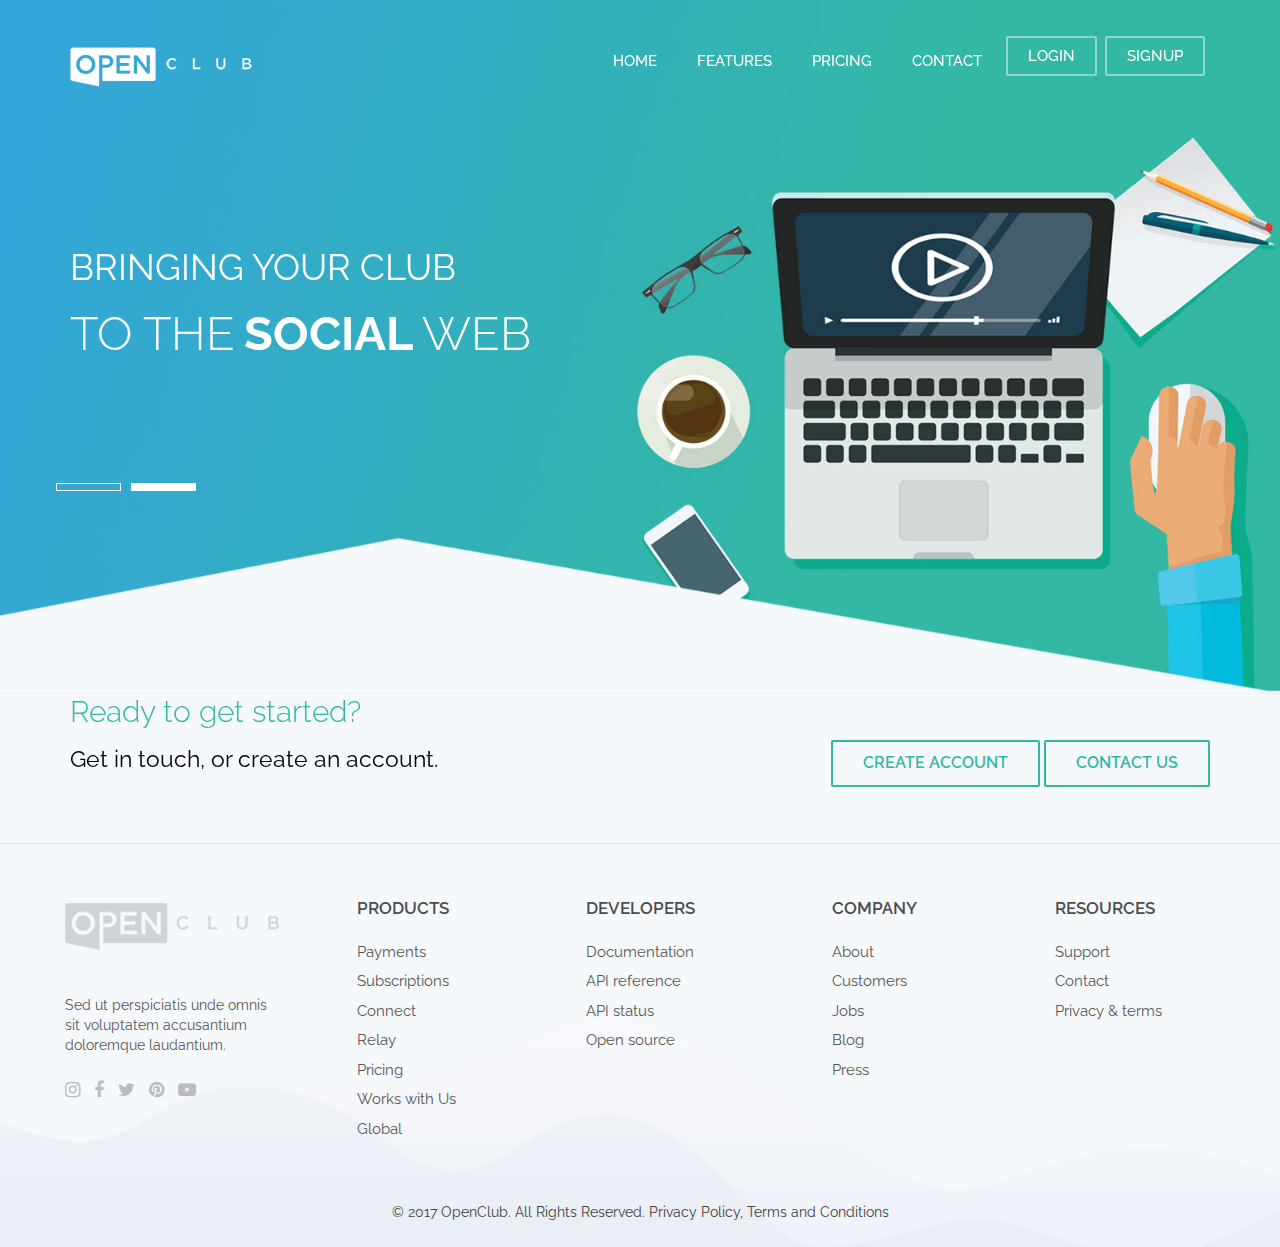
<file: index.html>
<!DOCTYPE html>
<html>
<head>
	<title>Open Club</title>
    <meta charset="utf-8">
    <meta http-equiv="X-UA-Compatible" content="IE=edge">
    <meta name="viewport" content="width=device-width, initial-scale=1">
    <meta name="description" content="">
    <meta name="author" content="">
	<!-- FAVICONS -->
	<link rel="icon" href="img/favicon/favicon.png">
	<!-- CSS -->
	<link rel="stylesheet" type="text/css" media="screen" href="https://maxcdn.bootstrapcdn.com/font-awesome/4.5.0/css/font-awesome.min.css">
	<link href='https://fonts.googleapis.com/css?family=Raleway:400,300,500,600,700,800' rel='stylesheet' type='text/css'>
	<link href="css/bootstrap.css" type="text/css" media="screen" rel="stylesheet">		
	<link href="css/owl.carousel.css" type="text/css" media="screen" rel="stylesheet">
	<link href="style.css" type="text/css" media="screen" rel="stylesheet">	

</head>
	<body>
		<header>
			<div class="header-top">
				<div class="container">
					<div class="row">
						<div class="col-sm-3">
							<div class="logo hidden-xs">
								<a href="index.html"><img src="img/logo.png" class="img-responsive" alt="logo"></a>							</div>
						</div>
						<div class="col-sm-9">
							<div class="mainmenu">
								<nav role="navigation" class="navbar top-navbar">
									<div class="navbar-header">
										<button data-target="#bs-example-navbar-collapse-1" data-toggle="collapse" class="navbar-toggle" type="button">
											<span class="icon-bar"></span>
											<span class="icon-bar"></span>
											<span class="icon-bar"></span>						</button>
											<div class="logo hidden-sm hidden-md hidden-lg">
												<a href="index.html"><img src="img/logo.png" class="img-responsive" alt="logo"></a>											</div>
									</div>                                                       
									<div id="bs-example-navbar-collapse-1" class="collapse navbar-collapse">
										<ul class="nav navbar-nav navbar-right">
											<li><a href="index.html" class="active">Home</a></li>
											<li><a href="feature.html">FEATURES</a></li>
											<li><a href="pricing.html">PRICING</a></li>
											<li><a href="contact.html">CONTACT</a></li>
											<li class="last"><a href="login.html">login</a></li>
											<li class="last"><a href="#">signup</a></li>
										</ul>
									</div>
								</nav>
							</div>
						</div>		
					</div>
				</div>	
			</div>
			<div class="header-bottom">
				<div class="owl-carousel">
					<div class="item">
						<img src="img/banner/slider.jpg" width="100%" alt="slider">
						<div class="carousel-caption">
							<div class="container">
								<h2>Bringing your club</h2>
								<h1>to the<strong>social</strong>web</h1>
							</div>	
						</div>
					</div>
					<div class="item">
						<img src="img/banner/slider.jpg" width="100%" alt="slider">
						<div class="carousel-caption">
							<div class="container">
								<h2>Bringing your club</h2>
								<h1>to the<strong>social</strong>web</h1>
							</div>	
						</div>
					</div>
				</div>
				<div class="header-after">
					<img src="img/others/header-after-1.png" class="img-responsive" alt="post" width="100%" />				</div>
			</div>
		</header>
		<section>
			<div class="section-main">
				<div class="create-section">
					<div class="container">
						<div class="row">
							<div class="col-sm-5">
								<div class="create-title">
									<h4>Ready to get started?</h4>
									<p>Get in touch, or create an account.</p>
								</div>
							</div>
							<div class="col-sm-7">
								<div class="create-account">
									<ul class="list-inline">
										<li><a href="#">Create account </a></li>
										<li><a href="#">Contact Us</a></li>
									</ul>
								</div>
							</div>
						</div>
					</div>
				</div>
			</div>
		</section>
		<footer>
			<div class="container">
				<div class="footer-top">
					<div class="row">
						<div class="col-md-5ths col-sm-12">
							<div class="footer-logo">
								<a href="index.html"><img src="img/others/footer-logo.png" class="img-responsive" alt="logo"></a>
							</div>
							<div class="logo-content">
								<p>Sed ut perspiciatis unde omnis sit voluptatem accusantium doloremque laudantium.</p>
							</div>
							<div class="social">
								<ul class="list-inline">
									<li><a href="#"><i class="fa fa-instagram"></i></a></li>
									<li><a href="#"><i class="fa fa-facebook"></i></a></li>
									<li><a href="#"><i class="fa fa-twitter"></i></a></li>
									<li><a href="#"><i class="fa fa-pinterest"></i></a></li>
									<li><a href="#"><i class="fa fa-youtube-play"></i></a></li>
								</ul>
							</div>
						</div>
						<div class="col-md-5ths col-sm-3">
							<div class="footer-content">
								<h4>Products</h4>
								<ul class="list-unstyled">
									<li><a href="#">Payments</a></li>
									<li><a href="#">Subscriptions</a></li>
									<li><a href="#">Connect</a></li>
									<li><a href="#">Relay</a></li>
									<li><a href="#">Pricing</a></li>
									<li><a href="#">Works with Us</a></li>
									<li><a href="#">Global</a></li>
								</ul>
							</div>
						</div>
						<div class="col-md-5ths col-sm-3">
							<div class="footer-content">
								<h4>Developers</h4>
								<ul class="list-unstyled">
									<li><a href="#">Documentation</a></li>
									<li><a href="#">API reference</a></li>
									<li><a href="#">API status</a></li>
									<li><a href="#">Open source</a></li>
								</ul>
							</div>
						</div>
						<div class="col-md-5ths col-sm-3">
							<div class="footer-content">
								<h4>Company</h4>
								<ul class="list-unstyled">
									<li><a href="#">About</a></li>
									<li><a href="#">Customers</a></li>
									<li><a href="#">Jobs</a></li>
									<li><a href="#">Blog</a></li>
									<li><a href="#">Press</a></li>
								</ul>
							</div>
						</div>
						<div class="col-md-5ths col-sm-3">
							<div class="footer-content">
								<h4>Resources</h4>
								<ul class="list-unstyled">
									<li><a href="#">Support</a></li>
									<li><a href="#">Contact</a></li>
									<li><a href="#">Privacy &amp; terms</a></li>
								</ul>
							</div>
						</div>
					</div>
				</div>
				<div class="footer-bottom">
					<div class="copy">
						<p>&copy; 2017 OpenClub. All Rights Reserved. Privacy Policy, Terms and Conditions</p>
					</div>	
				</div>
			</div>
		</footer>
	</body>
<!-- SCRIPT -->
<script type="text/javascript" src="js/jquery-1.11.3.min.js" language="javascript"></script>
<script type="text/javascript" src="js/bootstrap.min.js" language="javascript"></script>
<script type="text/javascript" src="js/owl.carousel.js" language="javascript"></script>
<script type="text/javascript" src="js/custom.js" language="javascript"></script>

</html>
</file>
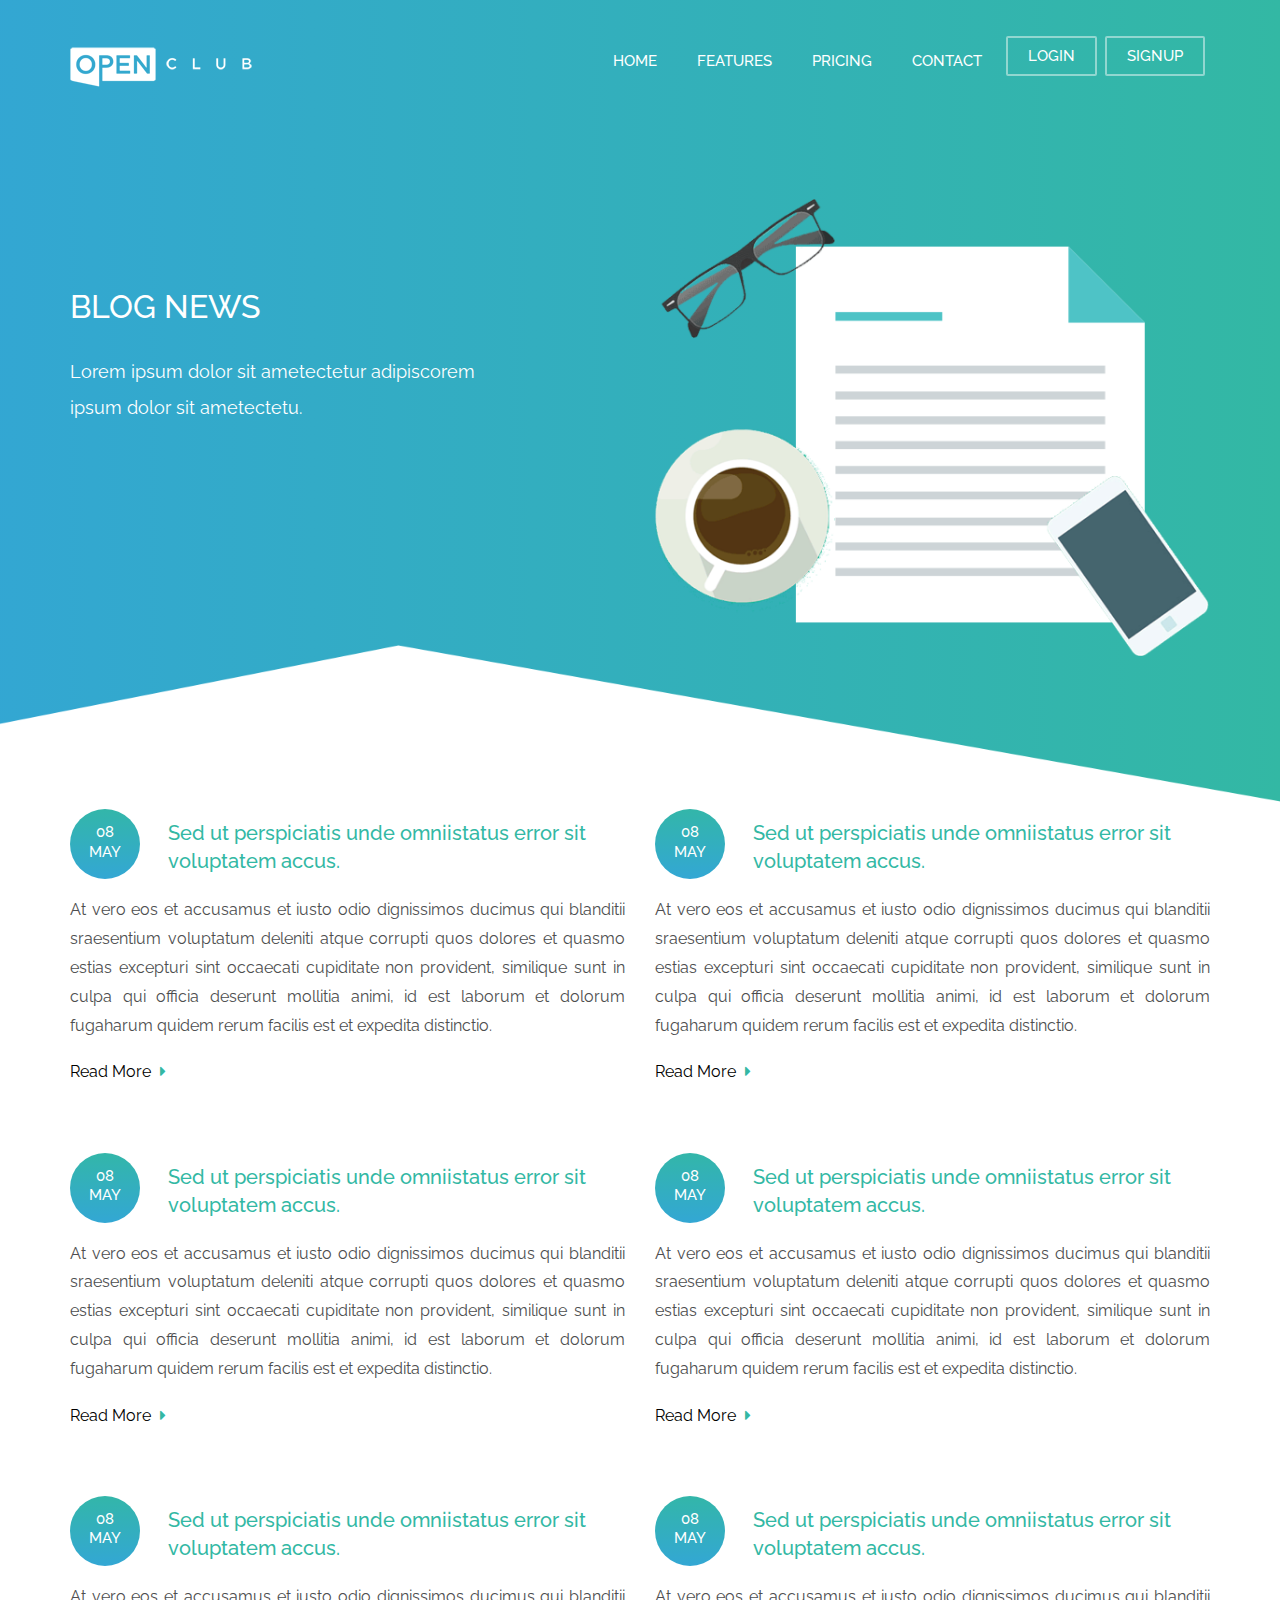
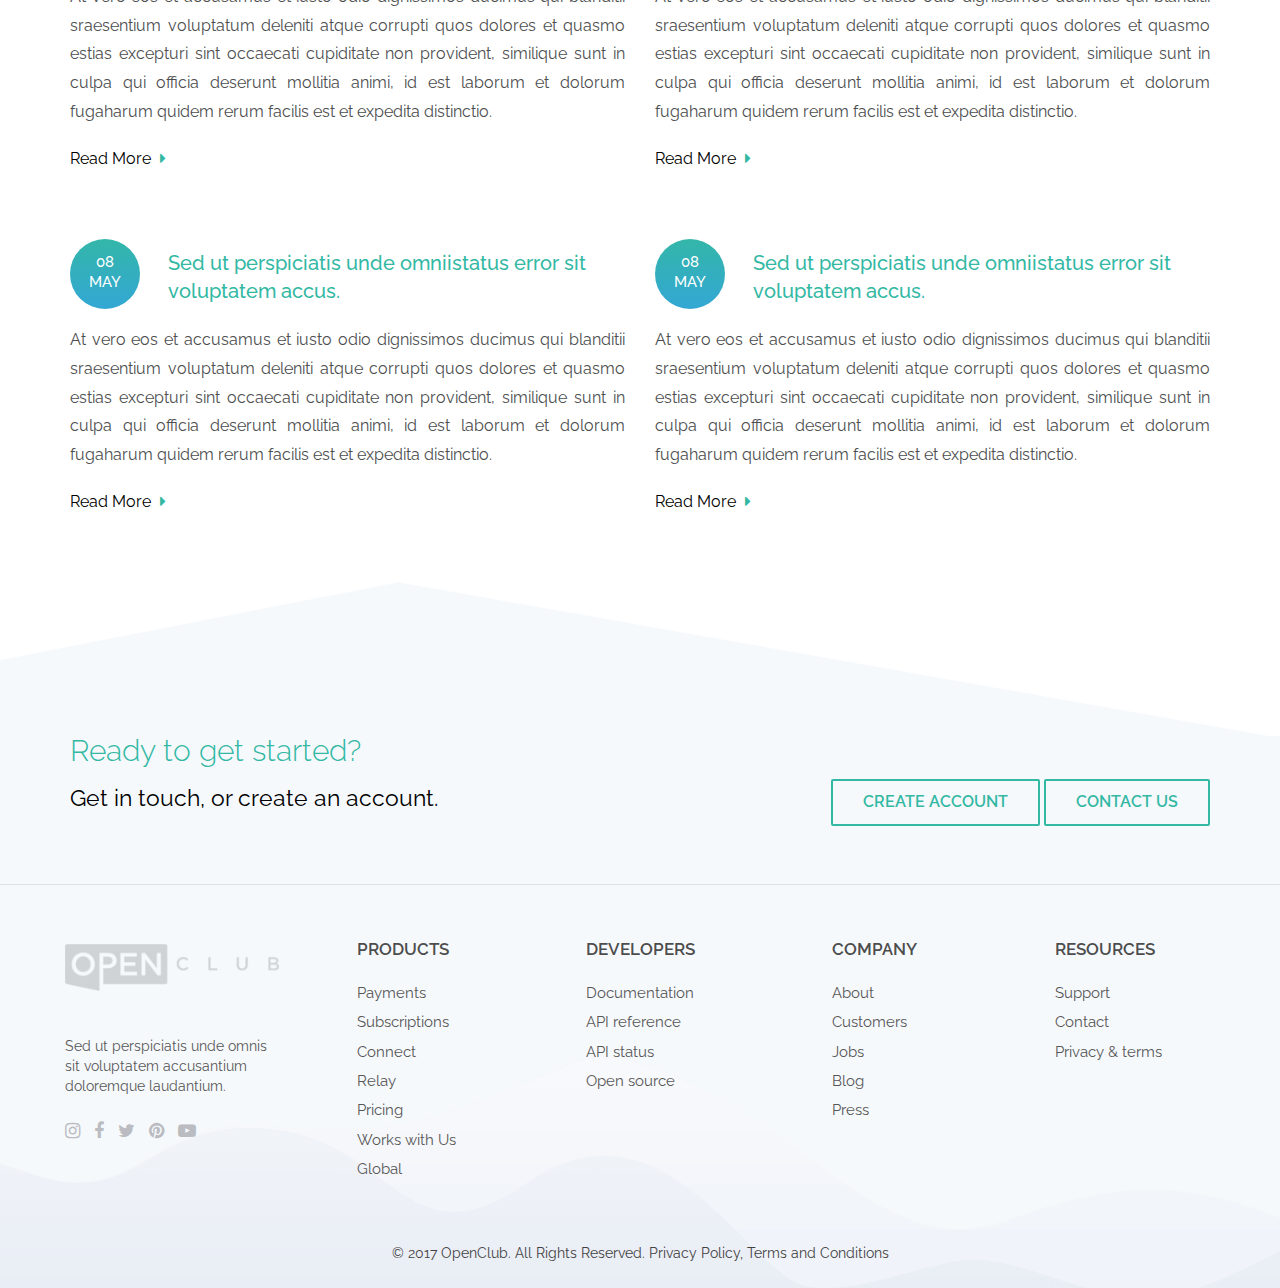
<file: blog.html>
<!DOCTYPE html>
<html>
<head>
	<title>Open Club</title>
    <meta charset="utf-8">
    <meta http-equiv="X-UA-Compatible" content="IE=edge">
    <meta name="viewport" content="width=device-width, initial-scale=1">
    <meta name="description" content="">
    <meta name="author" content="">
	<!-- FAVICONS -->
	<link rel="icon" href="img/favicon/favicon.png">
	<!-- CSS -->
	<link rel="stylesheet" type="text/css" media="screen" href="https://maxcdn.bootstrapcdn.com/font-awesome/4.5.0/css/font-awesome.min.css">
	<link href='https://fonts.googleapis.com/css?family=Raleway:400,300,500,600,700,800' rel='stylesheet' type='text/css'>
	<link href="css/bootstrap.css" type="text/css" media="screen" rel="stylesheet">		
	<link href="css/owl.carousel.css" type="text/css" media="screen" rel="stylesheet">
	<link href="style.css" type="text/css" media="screen" rel="stylesheet">	

</head>
	<body>
		<header class="inner">
			<div class="header-top inner">
				<div class="container">
					<div class="row">
						<div class="col-sm-3">
							<div class="logo hidden-xs">
								<a href="index.html"><img src="img/logo.png" class="img-responsive" alt="logo"></a>							</div>
						</div>
						<div class="col-sm-9">
							<div class="mainmenu">
								<nav role="navigation" class="navbar top-navbar">
									<div class="navbar-header">
										<button data-target="#bs-example-navbar-collapse-1" data-toggle="collapse" class="navbar-toggle" type="button">
											<span class="icon-bar"></span>
											<span class="icon-bar"></span>
											<span class="icon-bar"></span>						</button>
											<div class="logo hidden-sm hidden-md hidden-lg">
												<a href="index.html"><img src="img/logo.png" class="img-responsive" alt="logo"></a>											</div>
									</div>                                                       
									<div id="bs-example-navbar-collapse-1" class="collapse navbar-collapse">
										<ul class="nav navbar-nav navbar-right">
											<li><a href="index.html" class="active">Home</a></li>
											<li><a href="feature.html">FEATURES</a></li>
											<li><a href="pricing.html">PRICING</a></li>
											<li><a href="contact.html">CONTACT</a></li>
											<li class="last"><a href="login.html">login</a></li>
											<li class="last"><a href="#">signup</a></li>
										</ul>
									</div>
								</nav>
							</div>
						</div>		
					</div>
				</div>	
			</div>
			<div class="header-bottom inner">
				<div class="banner-main">
					<div class="container">		
						<div class="row">
							<div class="col-sm-6">
								<div class="banner-content">
									<h4>Blog News</h4>
									<p>Lorem ipsum dolor sit ametectetur adipiscorem <br/>ipsum dolor sit ametectetu.</p>
								</div>
							</div>
							<div class="col-sm-6">
								<div class="banner-img">
									<img src="img/others/blog.png" class="img-responsive" alt="post" />								</div>	
							</div>
						</div>
					</div>				
				</div>
				<div class="header-after">
					<img src="img/others/header-after-2.png" class="img-responsive" alt="post" width="100%" />				</div>
			</div>
		</header>
		<section>
			<div class="section-main">
				<div class="inner-section">
					<div class="blog-section">
						<div class="container">
							<div class="blog-main">
								<div class="row">
									<div class="col-sm-6">
										<div class="blog-content">
											<div class="row">
												<div class="col-xs-2">
													<div class="date">
														<p>08<br/>May</p>
													</div>
												</div>
												<div class="col-xs-10">
													<div class="blog-name">
														<h4>Sed ut perspiciatis unde omniistatus error sit voluptatem accus.</h4>
													</div>
												</div>
											</div>
											<div class="blog-details">
												<p>At vero eos et accusamus et iusto odio dignissimos ducimus qui blanditii sraesentium voluptatum deleniti atque corrupti quos dolores et quasmo estias excepturi sint occaecati cupiditate non provident, similique sunt in culpa qui officia deserunt mollitia animi, id est laborum et dolorum fugaharum quidem rerum facilis est et expedita distinctio. </p>
												<a href="#">Read More <i class="fa fa-caret-right"></i></a>
											</div>
										</div>
									</div>
									<div class="col-sm-6">
										<div class="blog-content">
											<div class="row">
												<div class="col-xs-2">
													<div class="date">
														<p>08<br/>May</p>
													</div>
												</div>
												<div class="col-xs-10">
													<div class="blog-name">
														<h4>Sed ut perspiciatis unde omniistatus error sit voluptatem accus.</h4>
													</div>
												</div>
											</div>
											<div class="blog-details">
												<p>At vero eos et accusamus et iusto odio dignissimos ducimus qui blanditii sraesentium voluptatum deleniti atque corrupti quos dolores et quasmo estias excepturi sint occaecati cupiditate non provident, similique sunt in culpa qui officia deserunt mollitia animi, id est laborum et dolorum fugaharum quidem rerum facilis est et expedita distinctio. </p>
												<a href="#">Read More <i class="fa fa-caret-right"></i></a>
											</div>
										</div>
									</div>
								</div>
							</div>
							<div class="blog-main">
								<div class="row">
									<div class="col-sm-6">
										<div class="blog-content">
											<div class="row">
												<div class="col-xs-2">
													<div class="date">
														<p>08<br/>May</p>
													</div>
												</div>
												<div class="col-xs-10">
													<div class="blog-name">
														<h4>Sed ut perspiciatis unde omniistatus error sit voluptatem accus.</h4>
													</div>
												</div>
											</div>
											<div class="blog-details">
												<p>At vero eos et accusamus et iusto odio dignissimos ducimus qui blanditii sraesentium voluptatum deleniti atque corrupti quos dolores et quasmo estias excepturi sint occaecati cupiditate non provident, similique sunt in culpa qui officia deserunt mollitia animi, id est laborum et dolorum fugaharum quidem rerum facilis est et expedita distinctio. </p>
												<a href="#">Read More <i class="fa fa-caret-right"></i></a>
											</div>
										</div>
									</div>
									<div class="col-sm-6">
										<div class="blog-content">
											<div class="row">
												<div class="col-xs-2">
													<div class="date">
														<p>08<br/>May</p>
													</div>
												</div>
												<div class="col-xs-10">
													<div class="blog-name">
														<h4>Sed ut perspiciatis unde omniistatus error sit voluptatem accus.</h4>
													</div>
												</div>
											</div>
											<div class="blog-details">
												<p>At vero eos et accusamus et iusto odio dignissimos ducimus qui blanditii sraesentium voluptatum deleniti atque corrupti quos dolores et quasmo estias excepturi sint occaecati cupiditate non provident, similique sunt in culpa qui officia deserunt mollitia animi, id est laborum et dolorum fugaharum quidem rerum facilis est et expedita distinctio. </p>
												<a href="#">Read More <i class="fa fa-caret-right"></i></a>
											</div>
										</div>
									</div>
								</div>
							</div>
							<div class="blog-main">
								<div class="row">
									<div class="col-sm-6">
										<div class="blog-content">
											<div class="row">
												<div class="col-xs-2">
													<div class="date">
														<p>08<br/>May</p>
													</div>
												</div>
												<div class="col-xs-10">
													<div class="blog-name">
														<h4>Sed ut perspiciatis unde omniistatus error sit voluptatem accus.</h4>
													</div>
												</div>
											</div>
											<div class="blog-details">
												<p>At vero eos et accusamus et iusto odio dignissimos ducimus qui blanditii sraesentium voluptatum deleniti atque corrupti quos dolores et quasmo estias excepturi sint occaecati cupiditate non provident, similique sunt in culpa qui officia deserunt mollitia animi, id est laborum et dolorum fugaharum quidem rerum facilis est et expedita distinctio. </p>
												<a href="#">Read More <i class="fa fa-caret-right"></i></a>
											</div>
										</div>
									</div>
									<div class="col-sm-6">
										<div class="blog-content">
											<div class="row">
												<div class="col-xs-2">
													<div class="date">
														<p>08<br/>May</p>
													</div>
												</div>
												<div class="col-xs-10">
													<div class="blog-name">
														<h4>Sed ut perspiciatis unde omniistatus error sit voluptatem accus.</h4>
													</div>
												</div>
											</div>
											<div class="blog-details">
												<p>At vero eos et accusamus et iusto odio dignissimos ducimus qui blanditii sraesentium voluptatum deleniti atque corrupti quos dolores et quasmo estias excepturi sint occaecati cupiditate non provident, similique sunt in culpa qui officia deserunt mollitia animi, id est laborum et dolorum fugaharum quidem rerum facilis est et expedita distinctio. </p>
												<a href="#">Read More <i class="fa fa-caret-right"></i></a>
											</div>
										</div>
									</div>
								</div>
							</div>
							<div class="blog-main">
								<div class="row">
									<div class="col-sm-6">
										<div class="blog-content">
											<div class="row">
												<div class="col-xs-2">
													<div class="date">
														<p>08<br/>May</p>
													</div>
												</div>
												<div class="col-xs-10">
													<div class="blog-name">
														<h4>Sed ut perspiciatis unde omniistatus error sit voluptatem accus.</h4>
													</div>
												</div>
											</div>
											<div class="blog-details">
												<p>At vero eos et accusamus et iusto odio dignissimos ducimus qui blanditii sraesentium voluptatum deleniti atque corrupti quos dolores et quasmo estias excepturi sint occaecati cupiditate non provident, similique sunt in culpa qui officia deserunt mollitia animi, id est laborum et dolorum fugaharum quidem rerum facilis est et expedita distinctio. </p>
												<a href="#">Read More <i class="fa fa-caret-right"></i></a>
											</div>
										</div>
									</div>
									<div class="col-sm-6">
										<div class="blog-content">
											<div class="row">
												<div class="col-xs-2">
													<div class="date">
														<p>08<br/>May</p>
													</div>
												</div>
												<div class="col-xs-10">
													<div class="blog-name">
														<h4>Sed ut perspiciatis unde omniistatus error sit voluptatem accus.</h4>
													</div>
												</div>
											</div>
											<div class="blog-details">
												<p>At vero eos et accusamus et iusto odio dignissimos ducimus qui blanditii sraesentium voluptatum deleniti atque corrupti quos dolores et quasmo estias excepturi sint occaecati cupiditate non provident, similique sunt in culpa qui officia deserunt mollitia animi, id est laborum et dolorum fugaharum quidem rerum facilis est et expedita distinctio. </p>
												<a href="#">Read More <i class="fa fa-caret-right"></i></a>
											</div>
										</div>
									</div>
								</div>
							</div>	
						</div>
					</div>
					
						<div class="after-overlay">
							<img src="img/others/header-after-1.png" class="img-responsive" alt="post" width="100%" />
						</div>
					<div class="create-section inner">
						<div class="container">
							<div class="row">
								<div class="col-sm-5">
									<div class="create-title">
										<h4>Ready to get started?</h4>
										<p>Get in touch, or create an account.</p>
									</div>
								</div>
								<div class="col-sm-7">
									<div class="create-account">
										<ul class="list-inline">
											<li><a href="#">Create account </a></li>
											<li><a href="#">Contact Us</a></li>
										</ul>
									</div>
								</div>
							</div>
						</div>
					</div>
				</div>		
			</div>
		</section>
		<footer>
			<div class="container">
				<div class="footer-top">
					<div class="row">
						<div class="col-md-5ths col-sm-12">
							<div class="footer-logo">
								<a href="index.html"><img src="img/others/footer-logo.png" class="img-responsive" alt="logo"></a>
							</div>
							<div class="logo-content">
								<p>Sed ut perspiciatis unde omnis sit voluptatem accusantium doloremque laudantium.</p>
							</div>
							<div class="social">
								<ul class="list-inline">
									<li><a href="#"><i class="fa fa-instagram"></i></a></li>
									<li><a href="#"><i class="fa fa-facebook"></i></a></li>
									<li><a href="#"><i class="fa fa-twitter"></i></a></li>
									<li><a href="#"><i class="fa fa-pinterest"></i></a></li>
									<li><a href="#"><i class="fa fa-youtube-play"></i></a></li>
								</ul>
							</div>
						</div>
						<div class="col-md-5ths col-sm-3">
							<div class="footer-content">
								<h4>Products</h4>
								<ul class="list-unstyled">
									<li><a href="#">Payments</a></li>
									<li><a href="#">Subscriptions</a></li>
									<li><a href="#">Connect</a></li>
									<li><a href="#">Relay</a></li>
									<li><a href="#">Pricing</a></li>
									<li><a href="#">Works with Us</a></li>
									<li><a href="#">Global</a></li>
								</ul>
							</div>
						</div>
						<div class="col-md-5ths col-sm-3">
							<div class="footer-content">
								<h4>Developers</h4>
								<ul class="list-unstyled">
									<li><a href="#">Documentation</a></li>
									<li><a href="#">API reference</a></li>
									<li><a href="#">API status</a></li>
									<li><a href="#">Open source</a></li>
								</ul>
							</div>
						</div>
						<div class="col-md-5ths col-sm-3">
							<div class="footer-content">
								<h4>Company</h4>
								<ul class="list-unstyled">
									<li><a href="#">About</a></li>
									<li><a href="#">Customers</a></li>
									<li><a href="#">Jobs</a></li>
									<li><a href="#">Blog</a></li>
									<li><a href="#">Press</a></li>
								</ul>
							</div>
						</div>
						<div class="col-md-5ths col-sm-3">
							<div class="footer-content">
								<h4>Resources</h4>
								<ul class="list-unstyled">
									<li><a href="#">Support</a></li>
									<li><a href="#">Contact</a></li>
									<li><a href="#">Privacy &amp; terms</a></li>
								</ul>
							</div>
						</div>
					</div>
				</div>
				<div class="footer-bottom">
					<div class="copy">
						<p>&copy; 2017 OpenClub. All Rights Reserved. Privacy Policy, Terms and Conditions</p>
					</div>	
				</div>
			</div>
		</footer>
	</body>
<!-- SCRIPT -->
<script type="text/javascript" src="js/jquery-1.11.3.min.js" language="javascript"></script>
<script type="text/javascript" src="js/bootstrap.min.js" language="javascript"></script>
<script type="text/javascript" src="js/owl.carousel.js" language="javascript"></script>
<script type="text/javascript" src="js/custom.js" language="javascript"></script>

</html>
</file>
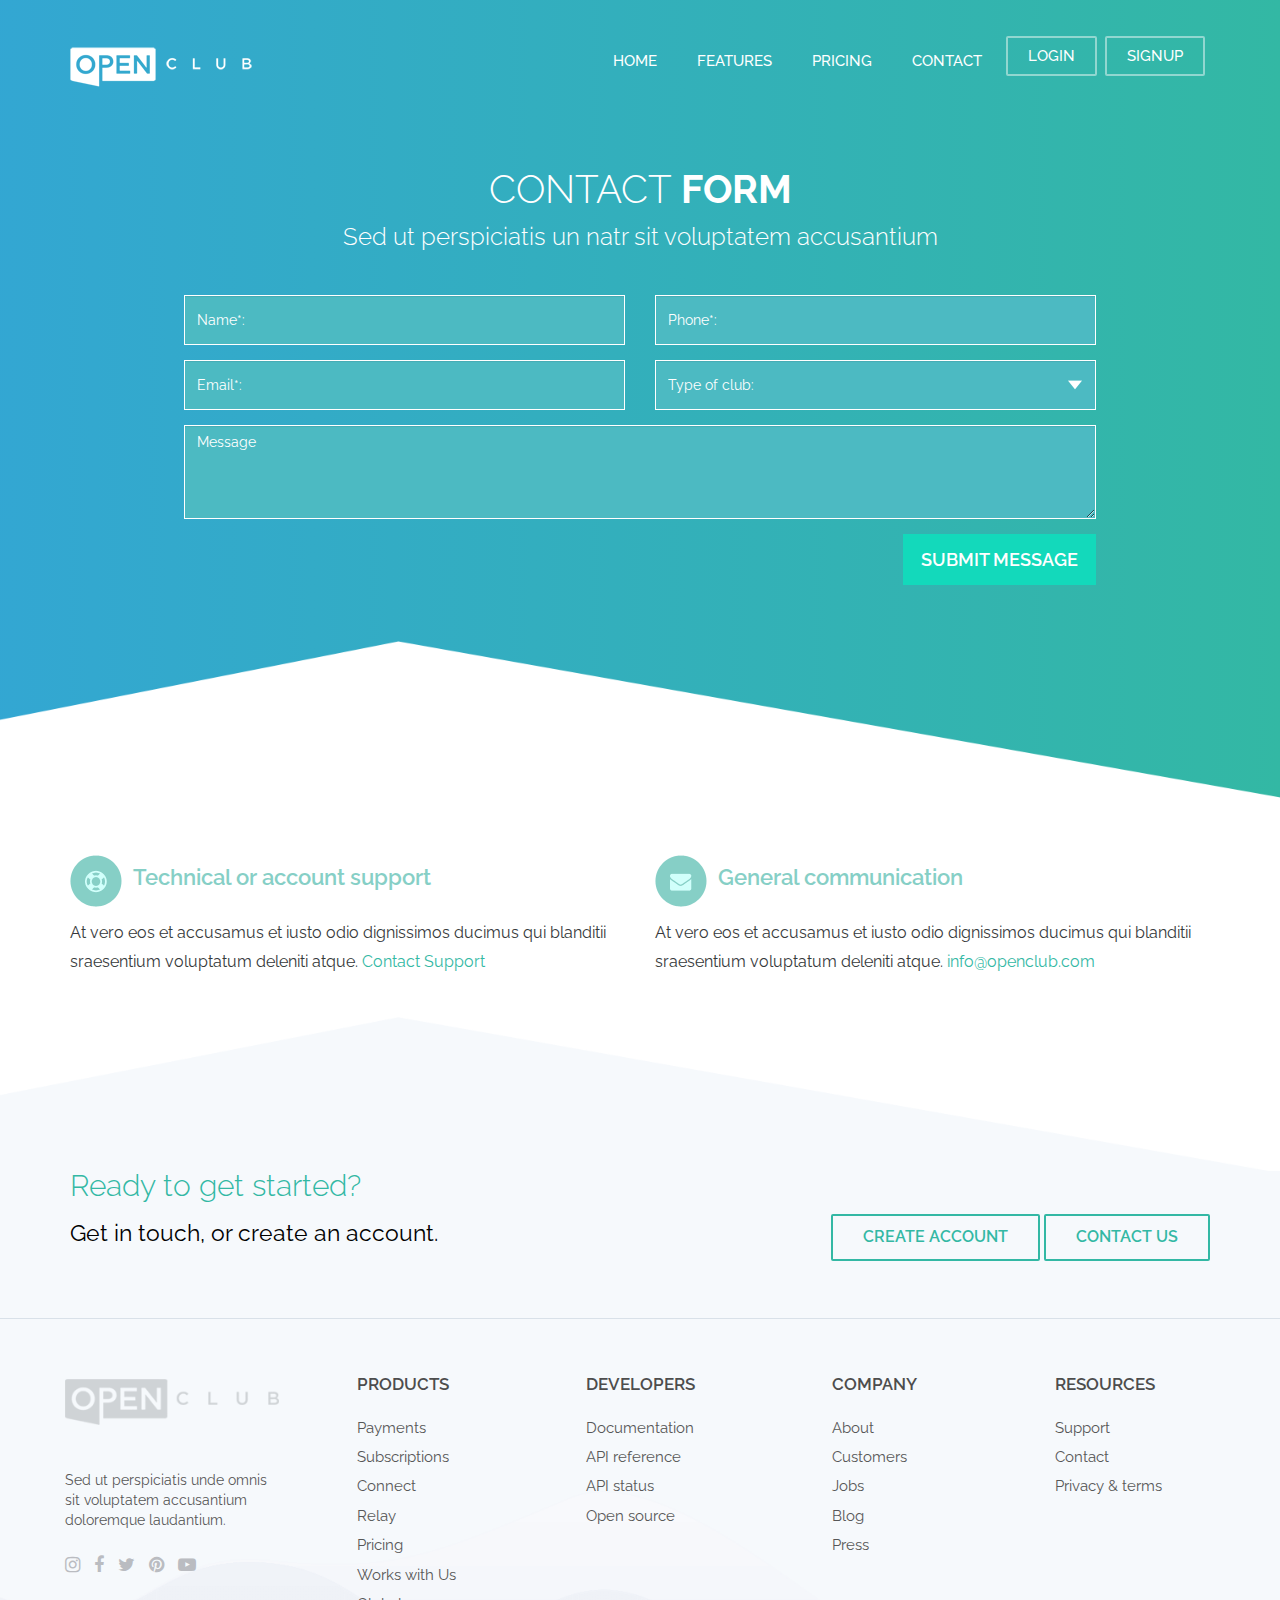
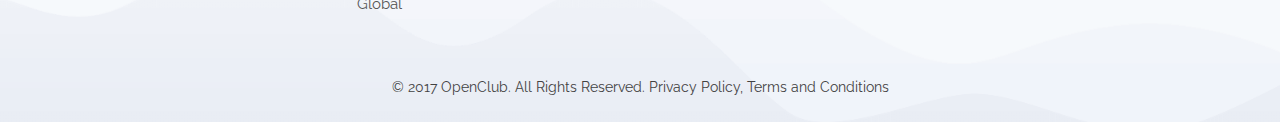
<file: contact.html>
<!DOCTYPE html>
<html>
<head>
	<title>Open Club</title>
    <meta charset="utf-8">
    <meta http-equiv="X-UA-Compatible" content="IE=edge">
    <meta name="viewport" content="width=device-width, initial-scale=1">
    <meta name="description" content="">
    <meta name="author" content="">
	<!-- FAVICONS -->
	<link rel="icon" href="img/favicon/favicon.png">
	<!-- CSS -->
	<link rel="stylesheet" type="text/css" media="screen" href="https://maxcdn.bootstrapcdn.com/font-awesome/4.5.0/css/font-awesome.min.css">
	<link href='https://fonts.googleapis.com/css?family=Raleway:400,300,500,600,700,800' rel='stylesheet' type='text/css'>
	<link href="css/bootstrap.css" type="text/css" media="screen" rel="stylesheet">		
	<link href="css/owl.carousel.css" type="text/css" media="screen" rel="stylesheet">
	<link href="style.css" type="text/css" media="screen" rel="stylesheet">	

</head>
	<body>
		<header class="inner">
			<div class="header-top inner">
				<div class="container">
					<div class="row">
						<div class="col-sm-3">
							<div class="logo hidden-xs">
								<a href="index.html"><img src="img/logo.png" class="img-responsive" alt="logo"></a>							</div>
						</div>
						<div class="col-sm-9">
							<div class="mainmenu">
								<nav role="navigation" class="navbar top-navbar">
									<div class="navbar-header">
										<button data-target="#bs-example-navbar-collapse-1" data-toggle="collapse" class="navbar-toggle" type="button">
											<span class="icon-bar"></span>
											<span class="icon-bar"></span>
											<span class="icon-bar"></span>						</button>
											<div class="logo hidden-sm hidden-md hidden-lg">
												<a href="index.html"><img src="img/logo.png" class="img-responsive" alt="logo"></a>											</div>
									</div>                                                       
									<div id="bs-example-navbar-collapse-1" class="collapse navbar-collapse">
										<ul class="nav navbar-nav navbar-right">
											<li><a href="index.html" class="active">Home</a></li>
											<li><a href="feature.html">FEATURES</a></li>
											<li><a href="pricing.html">PRICING</a></li>
											<li><a href="contact.html">CONTACT</a></li>
											<li class="last"><a href="login.html">login</a></li>
											<li class="last"><a href="#">signup</a></li>
										</ul>
									</div>
								</nav>
							</div>
						</div>		
					</div>
				</div>	
			</div>
			<div class="header-bottom contact">
				<div class="container">		
					<div class="contact-form text-center">
						<div class="title">
							<h2>Contact <strong>Form</strong></h2>
							<p>Sed ut perspiciatis un natr sit voluptatem accusantium</p>
						</div>
						<div class="row">
							<div class="col-sm-6">
								<div class="form-group">
									<input type="text" class="form-control" placeholder="Name*:" />
								</div>
							</div>
							<div class="col-sm-6">
								<div class="form-group">
									<input type="text" class="form-control" placeholder="Phone*:" />
								</div>
							</div>	
						</div>
						<div class="row">
							<div class="col-sm-6">
								<div class="form-group">
									<input type="text" class="form-control" placeholder="Email*:" />
								</div>
							</div>
							<div class="col-sm-6">
								<div class="form-group">
									<select class="form-control">
										<option>Type of club:</option>
										<option>1</option>
									</select>
								</div>
							</div>	
						</div>
						<div class="form-group">
							<textarea class="form-control" placeholder="Message" rows="4"></textarea>
						</div>
						<div class="form-group button">
							<button class="btn btn-default" name="submit" type="submit">Submit Message</button>
						</div>						
					</div>					
				</div>				
				<div class="header-after">
					<img src="img/others/header-after-2.png" class="img-responsive" alt="post" width="100%" />				</div>
			</div>
		</header>
		<section>
			<div class="section-main">
				<div class="inner-section">
					<div class="support-section">
						<div class="container">
							<div class="row">
								<div class="col-sm-6">
									<div class="support-content">
										<h4>Technical or account support</h4>
										<p>At vero eos et accusamus et iusto odio dignissimos ducimus qui blanditii
sraesentium voluptatum deleniti atque. <a href="#">Contact Support</a></p>
									</div>
								</div>
								<div class="col-sm-6">
									<div class="support-content two">
										<h4>General communication</h4>
										<p>At vero eos et accusamus et iusto odio dignissimos ducimus qui blanditii
sraesentium voluptatum deleniti atque. <a href="#"> info@openclub.com</a></p>
									</div>
								</div>
							</div>
						</div>
					</div>
					<div class="after-overlay">
						<img src="img/others/header-after-1.png" class="img-responsive" alt="post" width="100%" />
					</div>
					<div class="create-section inner">
						<div class="container">
							<div class="row">
								<div class="col-sm-5">
									<div class="create-title">
										<h4>Ready to get started?</h4>
										<p>Get in touch, or create an account.</p>
									</div>
								</div>
								<div class="col-sm-7">
									<div class="create-account">
										<ul class="list-inline">
											<li><a href="#">Create account </a></li>
											<li><a href="#">Contact Us</a></li>
										</ul>
									</div>
								</div>
							</div>
						</div>
					</div>
				</div>		
			</div>
		</section>
		<footer>
			<div class="container">
				<div class="footer-top">
					<div class="row">
						<div class="col-md-5ths col-sm-12">
							<div class="footer-logo">
								<a href="index.html"><img src="img/others/footer-logo.png" class="img-responsive" alt="logo"></a>
							</div>
							<div class="logo-content">
								<p>Sed ut perspiciatis unde omnis sit voluptatem accusantium doloremque laudantium.</p>
							</div>
							<div class="social">
								<ul class="list-inline">
									<li><a href="#"><i class="fa fa-instagram"></i></a></li>
									<li><a href="#"><i class="fa fa-facebook"></i></a></li>
									<li><a href="#"><i class="fa fa-twitter"></i></a></li>
									<li><a href="#"><i class="fa fa-pinterest"></i></a></li>
									<li><a href="#"><i class="fa fa-youtube-play"></i></a></li>
								</ul>
							</div>
						</div>
						<div class="col-md-5ths col-sm-3">
							<div class="footer-content">
								<h4>Products</h4>
								<ul class="list-unstyled">
									<li><a href="#">Payments</a></li>
									<li><a href="#">Subscriptions</a></li>
									<li><a href="#">Connect</a></li>
									<li><a href="#">Relay</a></li>
									<li><a href="#">Pricing</a></li>
									<li><a href="#">Works with Us</a></li>
									<li><a href="#">Global</a></li>
								</ul>
							</div>
						</div>
						<div class="col-md-5ths col-sm-3">
							<div class="footer-content">
								<h4>Developers</h4>
								<ul class="list-unstyled">
									<li><a href="#">Documentation</a></li>
									<li><a href="#">API reference</a></li>
									<li><a href="#">API status</a></li>
									<li><a href="#">Open source</a></li>
								</ul>
							</div>
						</div>
						<div class="col-md-5ths col-sm-3">
							<div class="footer-content">
								<h4>Company</h4>
								<ul class="list-unstyled">
									<li><a href="#">About</a></li>
									<li><a href="#">Customers</a></li>
									<li><a href="#">Jobs</a></li>
									<li><a href="#">Blog</a></li>
									<li><a href="#">Press</a></li>
								</ul>
							</div>
						</div>
						<div class="col-md-5ths col-sm-3">
							<div class="footer-content">
								<h4>Resources</h4>
								<ul class="list-unstyled">
									<li><a href="#">Support</a></li>
									<li><a href="#">Contact</a></li>
									<li><a href="#">Privacy &amp; terms</a></li>
								</ul>
							</div>
						</div>
					</div>
				</div>
				<div class="footer-bottom">
					<div class="copy">
						<p>&copy; 2017 OpenClub. All Rights Reserved. Privacy Policy, Terms and Conditions</p>
					</div>	
				</div>
			</div>
		</footer>
	</body>
<!-- SCRIPT -->
<script type="text/javascript" src="js/jquery-1.11.3.min.js" language="javascript"></script>
<script type="text/javascript" src="js/bootstrap.min.js" language="javascript"></script>
<script type="text/javascript" src="js/owl.carousel.js" language="javascript"></script>
<script type="text/javascript" src="js/custom.js" language="javascript"></script>

</html>
</file>
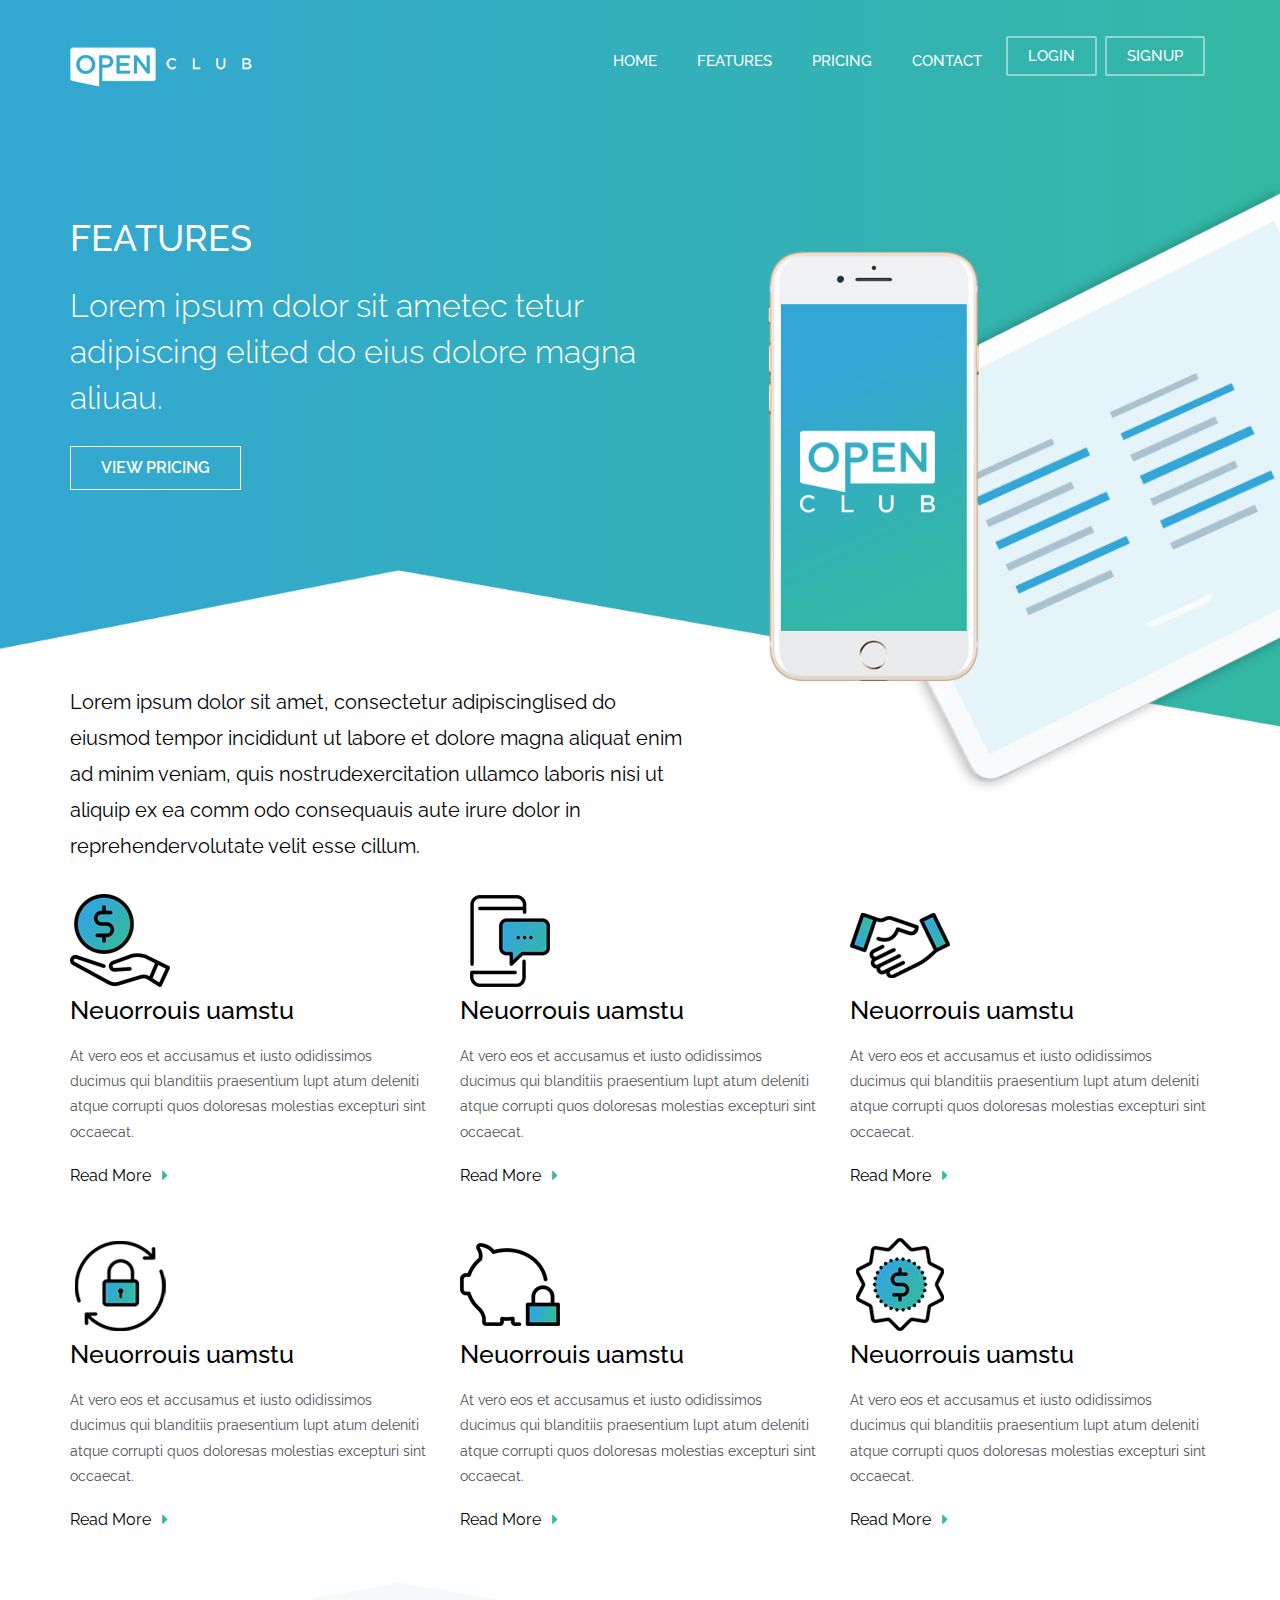
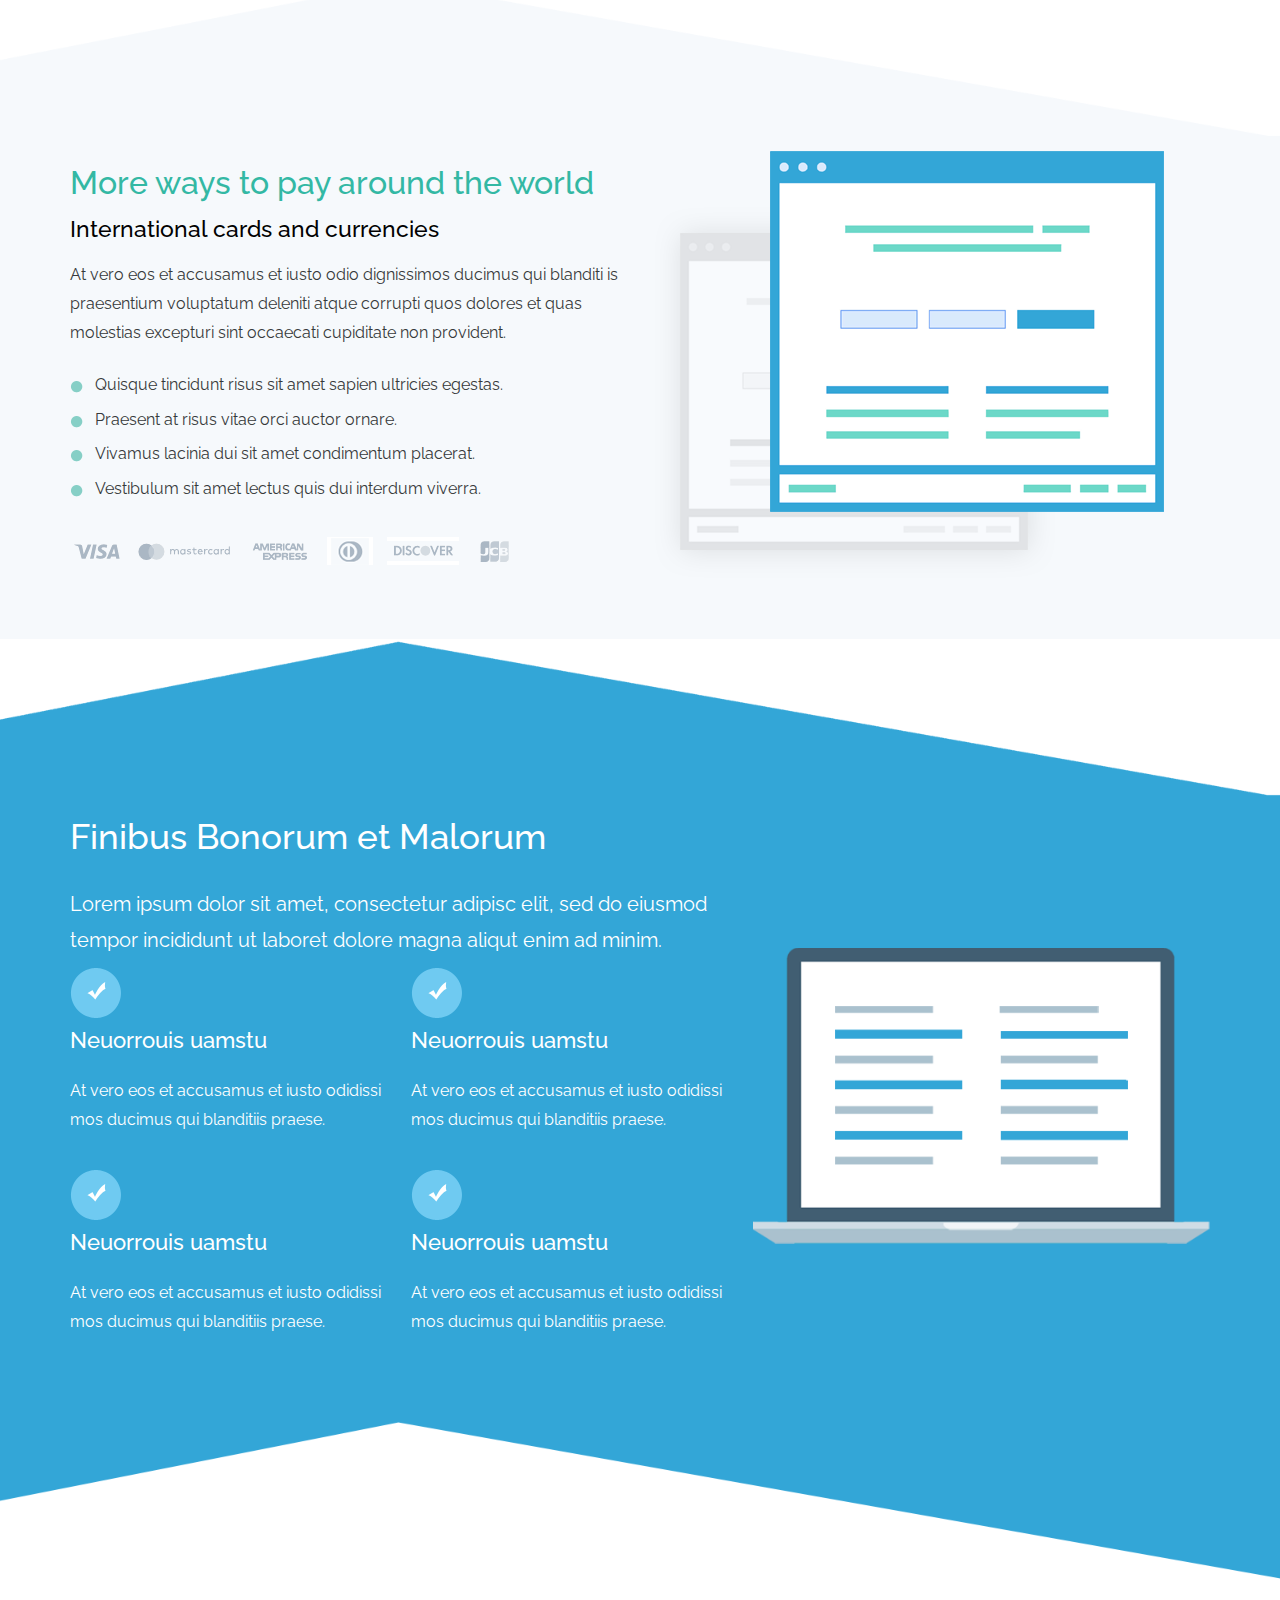
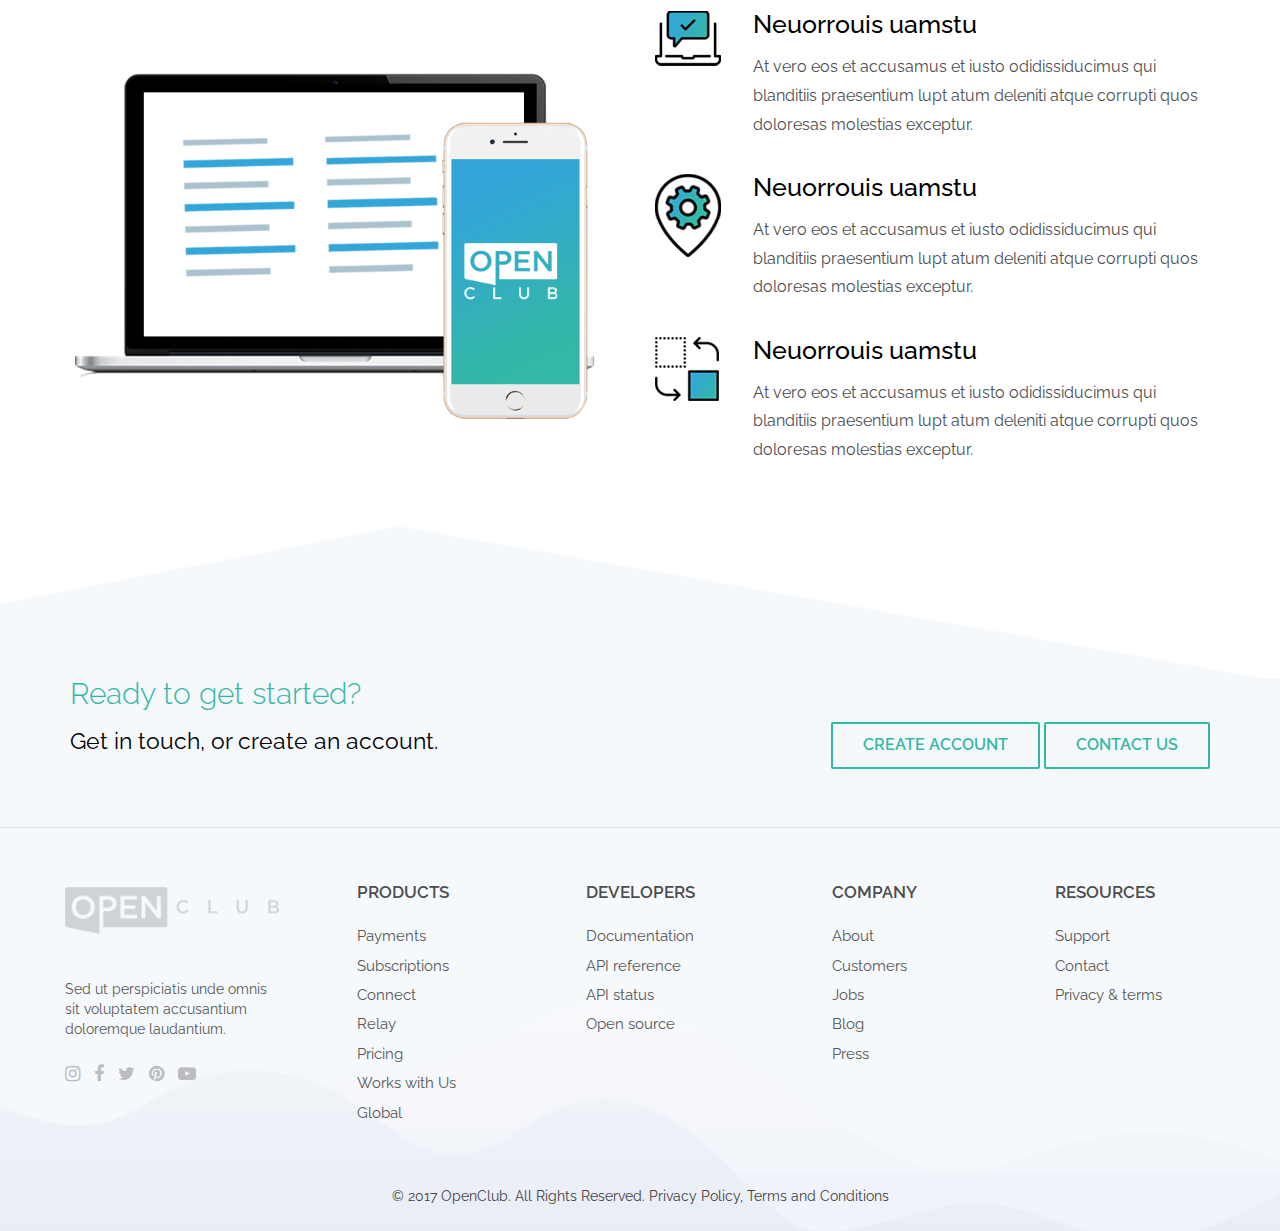
<file: feature.html>
<!DOCTYPE html>
<html>
<head>
	<title>Open Club</title>
    <meta charset="utf-8">
    <meta http-equiv="X-UA-Compatible" content="IE=edge">
    <meta name="viewport" content="width=device-width, initial-scale=1">
    <meta name="description" content="">
    <meta name="author" content="">
	<!-- FAVICONS -->
	<link rel="icon" href="img/favicon/favicon.png">
	<!-- CSS -->
	<link rel="stylesheet" type="text/css" media="screen" href="https://maxcdn.bootstrapcdn.com/font-awesome/4.5.0/css/font-awesome.min.css">
	<link href='https://fonts.googleapis.com/css?family=Raleway:400,300,500,600,700,800' rel='stylesheet' type='text/css'>
	<link href="css/bootstrap.css" type="text/css" media="screen" rel="stylesheet">		
	<link href="css/owl.carousel.css" type="text/css" media="screen" rel="stylesheet">
	<link href="style.css" type="text/css" media="screen" rel="stylesheet">	

</head>
	<body>
		<header class="inner">
			<div class="header-top inner">
				<div class="container">
					<div class="row">
						<div class="col-sm-3">
							<div class="logo hidden-xs">
								<a href="index.html"><img src="img/logo.png" class="img-responsive" alt="logo"></a>							</div>
						</div>
						<div class="col-sm-9">
							<div class="mainmenu">
								<nav role="navigation" class="navbar top-navbar">
									<div class="navbar-header">
										<button data-target="#bs-example-navbar-collapse-1" data-toggle="collapse" class="navbar-toggle" type="button">
											<span class="icon-bar"></span>
											<span class="icon-bar"></span>
											<span class="icon-bar"></span>						</button>
											<div class="logo hidden-sm hidden-md hidden-lg">
												<a href="index.html"><img src="img/logo.png" class="img-responsive" alt="logo"></a>											</div>
									</div>                                                       
									<div id="bs-example-navbar-collapse-1" class="collapse navbar-collapse">
										<ul class="nav navbar-nav navbar-right">
											<li><a href="index.html" class="active">Home</a></li>
											<li><a href="feature.html">FEATURES</a></li>
											<li><a href="pricing.html">PRICING</a></li>
											<li><a href="contact.html">CONTACT</a></li>
											<li class="last"><a href="login.html">login</a></li>
											<li class="last"><a href="#">signup</a></li>
										</ul>
									</div>
								</nav>
							</div>
						</div>		
					</div>
				</div>	
			</div>
			<div class="header-bottom feature">
				<div class="feature-banner">		
					<div class="container">
						<div class="feature-details">
							<h2>FEATURES</h2>
							<p>Lorem ipsum dolor sit ametec tetur adipiscing elited do eius dolore magna aliuau.</p>
							<a href="#">View pricing </a>						</div>	
					</div>					
				</div>
				<div class="feature-mob">
					<img src="img/others/feature-mob.png" class="img-responsive" alt="post" />				</div>				
				<div class="header-after">
					<img src="img/others/header-after-2.png" class="img-responsive" alt="post" width="100%" />				</div>
			</div>
		</header>
		<section>
			<div class="section-main">
				<div class="inner-section">
					<div class="content-section">
						<div class="container">
							<div class="content-details">
								<p>Lorem ipsum dolor sit amet, consectetur adipiscinglised do eiusmod tempor incididunt ut labore et dolore magna aliquat enim ad minim veniam, quis nostrudexercitation ullamco laboris nisi ut aliquip ex ea comm odo consequauis aute irure dolor in reprehendervolutate velit esse cillum. </p>
							</div>	
						</div>
					</div>
					<div class="category-section">
						<div class="container">
							<div class="category-main">
								<div class="row">
									<div class="col-sm-4">
										<div class="category-content">
											<img src="img/thumbnails/category/category-1.png" class="img-responsive" alt="post" />
											<h4>Neuorrouis uamstu</h4>
											<p>At vero eos et accusamus et iusto odidissimos ducimus qui blanditiis praesentium lupt atum deleniti atque corrupti quos doloresas 
	molestias excepturi sint occaecat.</p>
											<a href="#">Read More <i class="fa fa-caret-right"></i></a>
										</div>
									</div>
									<div class="col-sm-4">
										<div class="category-content">
											<img src="img/thumbnails/category/category-2.png" class="img-responsive" alt="post" />
											<h4>Neuorrouis uamstu</h4>
											<p>At vero eos et accusamus et iusto odidissimos ducimus qui blanditiis praesentium lupt atum deleniti atque corrupti quos doloresas 
	molestias excepturi sint occaecat.</p>
											<a href="#">Read More <i class="fa fa-caret-right"></i></a>
										</div>
									</div>
									<div class="col-sm-4">
										<div class="category-content">
											<img src="img/thumbnails/category/category-3.png" class="img-responsive" alt="post" />
											<h4>Neuorrouis uamstu</h4>
											<p>At vero eos et accusamus et iusto odidissimos ducimus qui blanditiis praesentium lupt atum deleniti atque corrupti quos doloresas 
	molestias excepturi sint occaecat.</p>
											<a href="#">Read More <i class="fa fa-caret-right"></i></a>
										</div>
									</div>
								</div>
							</div>
							<div class="category-main">
								<div class="row">
									<div class="col-sm-4">
										<div class="category-content">
											<img src="img/thumbnails/category/category-4.png" class="img-responsive" alt="post" />
											<h4>Neuorrouis uamstu</h4>
											<p>At vero eos et accusamus et iusto odidissimos ducimus qui blanditiis praesentium lupt atum deleniti atque corrupti quos doloresas 
	molestias excepturi sint occaecat.</p>
											<a href="#">Read More <i class="fa fa-caret-right"></i></a>
										</div>
									</div>
									<div class="col-sm-4">
										<div class="category-content">
											<img src="img/thumbnails/category/category-5.png" class="img-responsive" alt="post" />
											<h4>Neuorrouis uamstu</h4>
											<p>At vero eos et accusamus et iusto odidissimos ducimus qui blanditiis praesentium lupt atum deleniti atque corrupti quos doloresas 
	molestias excepturi sint occaecat.</p>
											<a href="#">Read More <i class="fa fa-caret-right"></i></a>
										</div>
									</div>
									<div class="col-sm-4">
										<div class="category-content">
											<img src="img/thumbnails/category/category-6.png" class="img-responsive" alt="post" />
											<h4>Neuorrouis uamstu</h4>
											<p>At vero eos et accusamus et iusto odidissimos ducimus qui blanditiis praesentium lupt atum deleniti atque corrupti quos doloresas 
	molestias excepturi sint occaecat.</p>
											<a href="#">Read More <i class="fa fa-caret-right"></i></a>
										</div>
									</div>
								</div>
							</div>	
						</div>
					</div>
					<div class="after-overlay">
						<img src="img/others/header-after-1.png" class="img-responsive" alt="post" width="100%" />
					</div>
					<div class="pay-section">
						<div class="container">
							<div class="row">
								<div class="col-sm-8 col-md-7 col-lg-6">
									<div class="pay-content">
										<h4>More ways to pay around the world</h4>
										<h5>International cards and currencies</h5>
										<p>At vero eos et accusamus et iusto odio dignissimos ducimus qui blanditi is praesentium voluptatum deleniti atque corrupti quos dolores et quas molestias excepturi sint occaecati cupiditate non provident.</p>
										<ul class="list-unstyled list">
											<li>Quisque tincidunt risus sit amet sapien ultricies egestas.</li>
											<li>Praesent at risus vitae orci auctor ornare.</li>
											<li>Vivamus lacinia dui sit amet condimentum placerat.</li>
											<li>Vestibulum sit amet lectus quis dui interdum viverra.</li>
										</ul>
										<div class="card-content">
											<ul class="list-inline">
												<li><a href="#"><img src="img/thumbnails/cards/card-1.png" class="img-responsive" alt="post"></a></li>
												<li><a href="#"><img src="img/thumbnails/cards/card-2.png" class="img-responsive" alt="post"></a></li>
												<li><a href="#"><img src="img/thumbnails/cards/card-3.png" class="img-responsive" alt="post"></a></li>
												<li><a href="#"><img src="img/thumbnails/cards/card-4.png" class="img-responsive" alt="post"></a></li>
												<li><a href="#"><img src="img/thumbnails/cards/card-5.png" class="img-responsive" alt="post"></a></li>
												<li><a href="#"><img src="img/thumbnails/cards/card-6.png" class="img-responsive" alt="post"></a></li>
											</ul>
										</div>
									</div>
								</div>
								<div class="col-sm-4 col-md-5 col-lg-6">
									<div class="pay-img">
										<img src="img/others/pay-img.png" class="img-responsive" alt="post">	
									</div>
								</div>
							</div>
						</div>
					</div>
					<div class="after-blue-strip">
						<img src="img/others/after-1.png" class="img-responsive" alt="post"  width="100%"/>
					</div>
					<div class="section-3">
						<div class="container">
							<div class="row">
								<div class="col-sm-8 col-md-7">
									<div class="section-3-content">
										<h2>Finibus Bonorum et Malorum</h2>
										<p>Lorem ipsum dolor sit amet, consectetur adipisc elit, sed do eiusmod tempor incididunt ut laboret dolore magna aliqut enim ad minim.</p>	
										<div class="icon-main">
											<div class="row">
												<div class="col-sm-6">
													<div class="icon-content">
														<img src="img/others/tick.png" class="img-responsive" alt="post">
														<h4>Neuorrouis uamstu</h4>
														<p>At vero eos et accusamus et iusto odidissi mos ducimus qui blanditiis praese.</p>
													</div>
												</div>
												<div class="col-sm-6">
													<div class="icon-content">
														<img src="img/others/tick.png" class="img-responsive" alt="post">
														<h4>Neuorrouis uamstu</h4>
														<p>At vero eos et accusamus et iusto odidissi mos ducimus qui blanditiis praese.</p>
													</div>
												</div>
											</div>
										</div>
										<div class="icon-main">
											<div class="row">
												<div class="col-sm-6">
													<div class="icon-content">
														<img src="img/others/tick.png" class="img-responsive" alt="post">
														<h4>Neuorrouis uamstu</h4>
														<p>At vero eos et accusamus et iusto odidissi mos ducimus qui blanditiis praese.</p>
													</div>
												</div>
												<div class="col-sm-6">
													<div class="icon-content">
														<img src="img/others/tick.png" class="img-responsive" alt="post">
														<h4>Neuorrouis uamstu</h4>
														<p>At vero eos et accusamus et iusto odidissi mos ducimus qui blanditiis praese.</p>
													</div>
												</div>
											</div>
										</div>	
									</div>
								</div>
								<div class="col-sm-4 col-md-5">
									<div class="lap-img">
										<img src="img/others/lap.png" class="img-responsive" alt="post">
									</div>
								</div>
							</div>
						</div>
						<div class="after">
							<img src="img/others/header-after-2.png" class="img-responsive" alt="post" width="100%">
						</div>
					</div>
					<div class="category-2-section">
						<div class="container">
							<div class="row">
								<div class="col-sm-6">
									<div class="lap-img">
										<img src="img/others/lap-2.png" class="img-responsive" alt="post" />
									</div>
								</div>
								<div class="col-sm-6">
									<div class="category-2-main">
										<div class="category-2-content">
											<div class="row">
												<div class="col-sm-2">
													<div class="icon">
														<img src="img/others/icon-1.png" class="img-responsive" alt="post" />
													</div>
												</div>
												<div class="col-sm-10">
													<div class="category-2-details">
														<h4>Neuorrouis uamstu</h4>
														<p>At vero eos et accusamus et iusto odidissiducimus qui blanditiis praesentium lupt atum deleniti atque corrupti quos doloresas molestias exceptur.</p>
													</div>
												</div>
											</div>
										</div>
										<div class="category-2-content">
											<div class="row">
												<div class="col-sm-2">
													<div class="icon">
														<img src="img/others/icon-2.png" class="img-responsive" alt="post" />
													</div>
												</div>
												<div class="col-sm-10">
													<div class="category-2-details">
														<h4>Neuorrouis uamstu</h4>
														<p>At vero eos et accusamus et iusto odidissiducimus qui blanditiis praesentium lupt atum deleniti atque corrupti quos doloresas molestias exceptur.</p>
													</div>
												</div>
											</div>
										</div>
										<div class="category-2-content">
											<div class="row">
												<div class="col-sm-2">
													<div class="icon">
														<img src="img/others/icon-3.png" class="img-responsive" alt="post" />
													</div>
												</div>
												<div class="col-sm-10">
													<div class="category-2-details">
														<h4>Neuorrouis uamstu</h4>
														<p>At vero eos et accusamus et iusto odidissiducimus qui blanditiis praesentium lupt atum deleniti atque corrupti quos doloresas molestias exceptur.</p>
													</div>
												</div>
											</div>
										</div>
									</div> 
								</div>
							</div>
						</div>
					</div>
					<div class="after-overlay">
						<img src="img/others/header-after-1.png" class="img-responsive" alt="post" width="100%" />
					</div>
					<div class="create-section inner">
						<div class="container">
							<div class="row">
								<div class="col-sm-5">
									<div class="create-title">
										<h4>Ready to get started?</h4>
										<p>Get in touch, or create an account.</p>
									</div>
								</div>
								<div class="col-sm-7">
									<div class="create-account">
										<ul class="list-inline">
											<li><a href="#">Create account </a></li>
											<li><a href="#">Contact Us</a></li>
										</ul>
									</div>
								</div>
							</div>
						</div>
					</div>
				</div>		
			</div>
		</section>
		<footer>
			<div class="container">
				<div class="footer-top">
					<div class="row">
						<div class="col-md-5ths col-sm-12">
							<div class="footer-logo">
								<a href="index.html"><img src="img/others/footer-logo.png" class="img-responsive" alt="logo"></a>
							</div>
							<div class="logo-content">
								<p>Sed ut perspiciatis unde omnis sit voluptatem accusantium doloremque laudantium.</p>
							</div>
							<div class="social">
								<ul class="list-inline">
									<li><a href="#"><i class="fa fa-instagram"></i></a></li>
									<li><a href="#"><i class="fa fa-facebook"></i></a></li>
									<li><a href="#"><i class="fa fa-twitter"></i></a></li>
									<li><a href="#"><i class="fa fa-pinterest"></i></a></li>
									<li><a href="#"><i class="fa fa-youtube-play"></i></a></li>
								</ul>
							</div>
						</div>
						<div class="col-md-5ths col-sm-3">
							<div class="footer-content">
								<h4>Products</h4>
								<ul class="list-unstyled">
									<li><a href="#">Payments</a></li>
									<li><a href="#">Subscriptions</a></li>
									<li><a href="#">Connect</a></li>
									<li><a href="#">Relay</a></li>
									<li><a href="#">Pricing</a></li>
									<li><a href="#">Works with Us</a></li>
									<li><a href="#">Global</a></li>
								</ul>
							</div>
						</div>
						<div class="col-md-5ths col-sm-3">
							<div class="footer-content">
								<h4>Developers</h4>
								<ul class="list-unstyled">
									<li><a href="#">Documentation</a></li>
									<li><a href="#">API reference</a></li>
									<li><a href="#">API status</a></li>
									<li><a href="#">Open source</a></li>
								</ul>
							</div>
						</div>
						<div class="col-md-5ths col-sm-3">
							<div class="footer-content">
								<h4>Company</h4>
								<ul class="list-unstyled">
									<li><a href="#">About</a></li>
									<li><a href="#">Customers</a></li>
									<li><a href="#">Jobs</a></li>
									<li><a href="#">Blog</a></li>
									<li><a href="#">Press</a></li>
								</ul>
							</div>
						</div>
						<div class="col-md-5ths col-sm-3">
							<div class="footer-content">
								<h4>Resources</h4>
								<ul class="list-unstyled">
									<li><a href="#">Support</a></li>
									<li><a href="#">Contact</a></li>
									<li><a href="#">Privacy &amp; terms</a></li>
								</ul>
							</div>
						</div>
					</div>
				</div>
				<div class="footer-bottom">
					<div class="copy">
						<p>&copy; 2017 OpenClub. All Rights Reserved. Privacy Policy, Terms and Conditions</p>
					</div>	
				</div>
			</div>
		</footer>
	</body>
<!-- SCRIPT -->
<script type="text/javascript" src="js/jquery-1.11.3.min.js" language="javascript"></script>
<script type="text/javascript" src="js/bootstrap.min.js" language="javascript"></script>
<script type="text/javascript" src="js/owl.carousel.js" language="javascript"></script>
<script type="text/javascript" src="js/custom.js" language="javascript"></script>

</html>
</file>
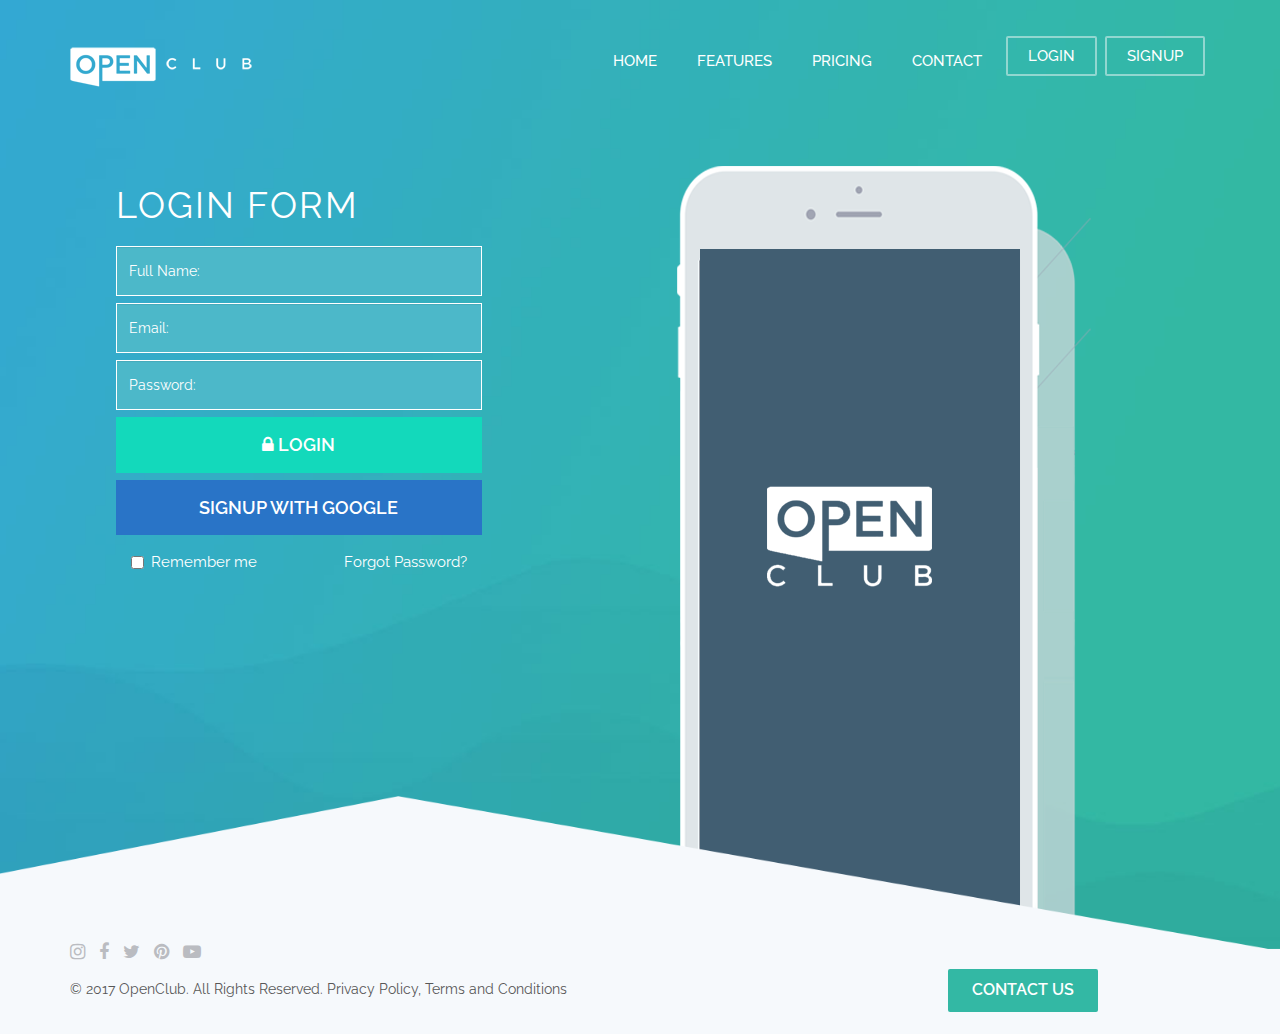
<file: login.html>
<!DOCTYPE html>
<html>
<head>
	<title>Open Club</title>
    <meta charset="utf-8">
    <meta http-equiv="X-UA-Compatible" content="IE=edge">
    <meta name="viewport" content="width=device-width, initial-scale=1">
    <meta name="description" content="">
    <meta name="author" content="">
	<!-- FAVICONS -->
	<link rel="icon" href="img/favicon/favicon.png">
	<!-- CSS -->
	<link rel="stylesheet" type="text/css" media="screen" href="https://maxcdn.bootstrapcdn.com/font-awesome/4.5.0/css/font-awesome.min.css">
	<link href='https://fonts.googleapis.com/css?family=Raleway:400,300,500,600,700,800' rel='stylesheet' type='text/css'>
	<link href="css/bootstrap.css" type="text/css" media="screen" rel="stylesheet">		
	<link href="css/owl.carousel.css" type="text/css" media="screen" rel="stylesheet">
	<link href="style.css" type="text/css" media="screen" rel="stylesheet">	

</head>
	<body>
		<header>
			<div class="header-top">
				<div class="container">
					<div class="row">
						<div class="col-sm-3">
							<div class="logo hidden-xs">
								<a href="index.html"><img src="img/logo.png" class="img-responsive" alt="logo"></a>							</div>
						</div>
						<div class="col-sm-9">
							<div class="mainmenu">
								<nav role="navigation" class="navbar top-navbar">
									<div class="navbar-header">
										<button data-target="#bs-example-navbar-collapse-1" data-toggle="collapse" class="navbar-toggle" type="button">
											<span class="icon-bar"></span>
											<span class="icon-bar"></span>
											<span class="icon-bar"></span>						</button>
											<div class="logo hidden-sm hidden-md hidden-lg">
												<a href="index.html"><img src="img/logo.png" class="img-responsive" alt="logo"></a>											</div>
									</div>                                                       
									<div id="bs-example-navbar-collapse-1" class="collapse navbar-collapse">
										<ul class="nav navbar-nav navbar-right">
											<li><a href="index.html" class="active">Home</a></li>
											<li><a href="feature.html">FEATURES</a></li>
											<li><a href="pricing.html">PRICING</a></li>
											<li><a href="contact.html">CONTACT</a></li>
											<li class="last"><a href="login.html">login</a></li>
											<li class="last"><a href="#">signup</a></li>
										</ul>
									</div>
								</nav>
							</div>
						</div>		
					</div>
				</div>	
			</div>
			<div class="header-bottom login">
				<!--<img src="img/others/login-bg.jpg" class="img-responsive" alt="post" width="100%" />-->
				<div class="login-section">
					<div class="container">
						<div class="row">
							<div class="col-lg-5">
								<div class="login-content">
									<h4>login Form</h4>
									<div class="form-group">
										<input class="form-control box" placeholder="Full Name:" type="text">
									</div>
									<div class="form-group">
										<input class="form-control box" placeholder="Email:" type="email">
									</div>
									<div class="form-group">
										<input class="form-control box" placeholder="Password:" type="password">
									</div>
									<div class="form-group">
										<button class="btn btn-login" type="submit" name="submit"><i class="fa fa-lock"></i> login</button>
									</div>
									<div class="form-group">
										<button class="btn btn-sign" type="submit" name="submit">Signup with google</button>
									</div>
									<div class="form-group remember">
										<div class="row no-margin">
											<div class="col-xs-6">
												<div class="checkbox"> <label> <input type="checkbox">Remember me</label> </div>
											</div>
											<div class="col-xs-6">
												<div class="forget">
													<a href="#">Forgot Password?</a>												</div>
											</div>
										</div>
									</div>
								</div>
							</div>
							<div class="col-lg-7">
								<div class="mob-img">
									<img src="img/others/mob-1.png" class="img-responsive" alt="post">								</div>
							</div>
						</div>
					</div>
					<div class="after-overlay">
						<img src="img/others/header-after-1.png" class="img-responsive" alt="post" width="100%">					</div>
				</div>
			</div>
		</header>
		<footer class="login">
			<div class="footer-top">
				<div class="container">
					<div class="row">
						<div class="col-sm-3 pull-right">
							<div class="contact">
								<a href="#">Contact Us</a>
							</div>
						</div>
						<div class="col-sm-9">
							<div class="footer-left">
								<div class="social">
									<ul class="list-inline">
										<li><a href="#"><i class="fa fa-instagram"></i></a></li>
										<li><a href="#"><i class="fa fa-facebook"></i></a></li>
										<li><a href="#"><i class="fa fa-twitter"></i></a></li>
										<li><a href="#"><i class="fa fa-pinterest"></i></a></li>
										<li><a href="#"><i class="fa fa-youtube-play"></i></a></li>
									</ul>
								</div>
								<div class="copy">
									<p>&copy; 2017 OpenClub. All Rights Reserved. Privacy Policy, Terms and Conditions</p>
								</div>
							</div>	
						</div>	
					</div>
				</div>
			</div>	
		</footer>
	</body>
<!-- SCRIPT -->
<script type="text/javascript" src="js/jquery-1.11.3.min.js" language="javascript"></script>
<script type="text/javascript" src="js/bootstrap.min.js" language="javascript"></script>
<script type="text/javascript" src="js/owl.carousel.js" language="javascript"></script>
<script type="text/javascript" src="js/custom.js" language="javascript"></script>

</html>
</file>
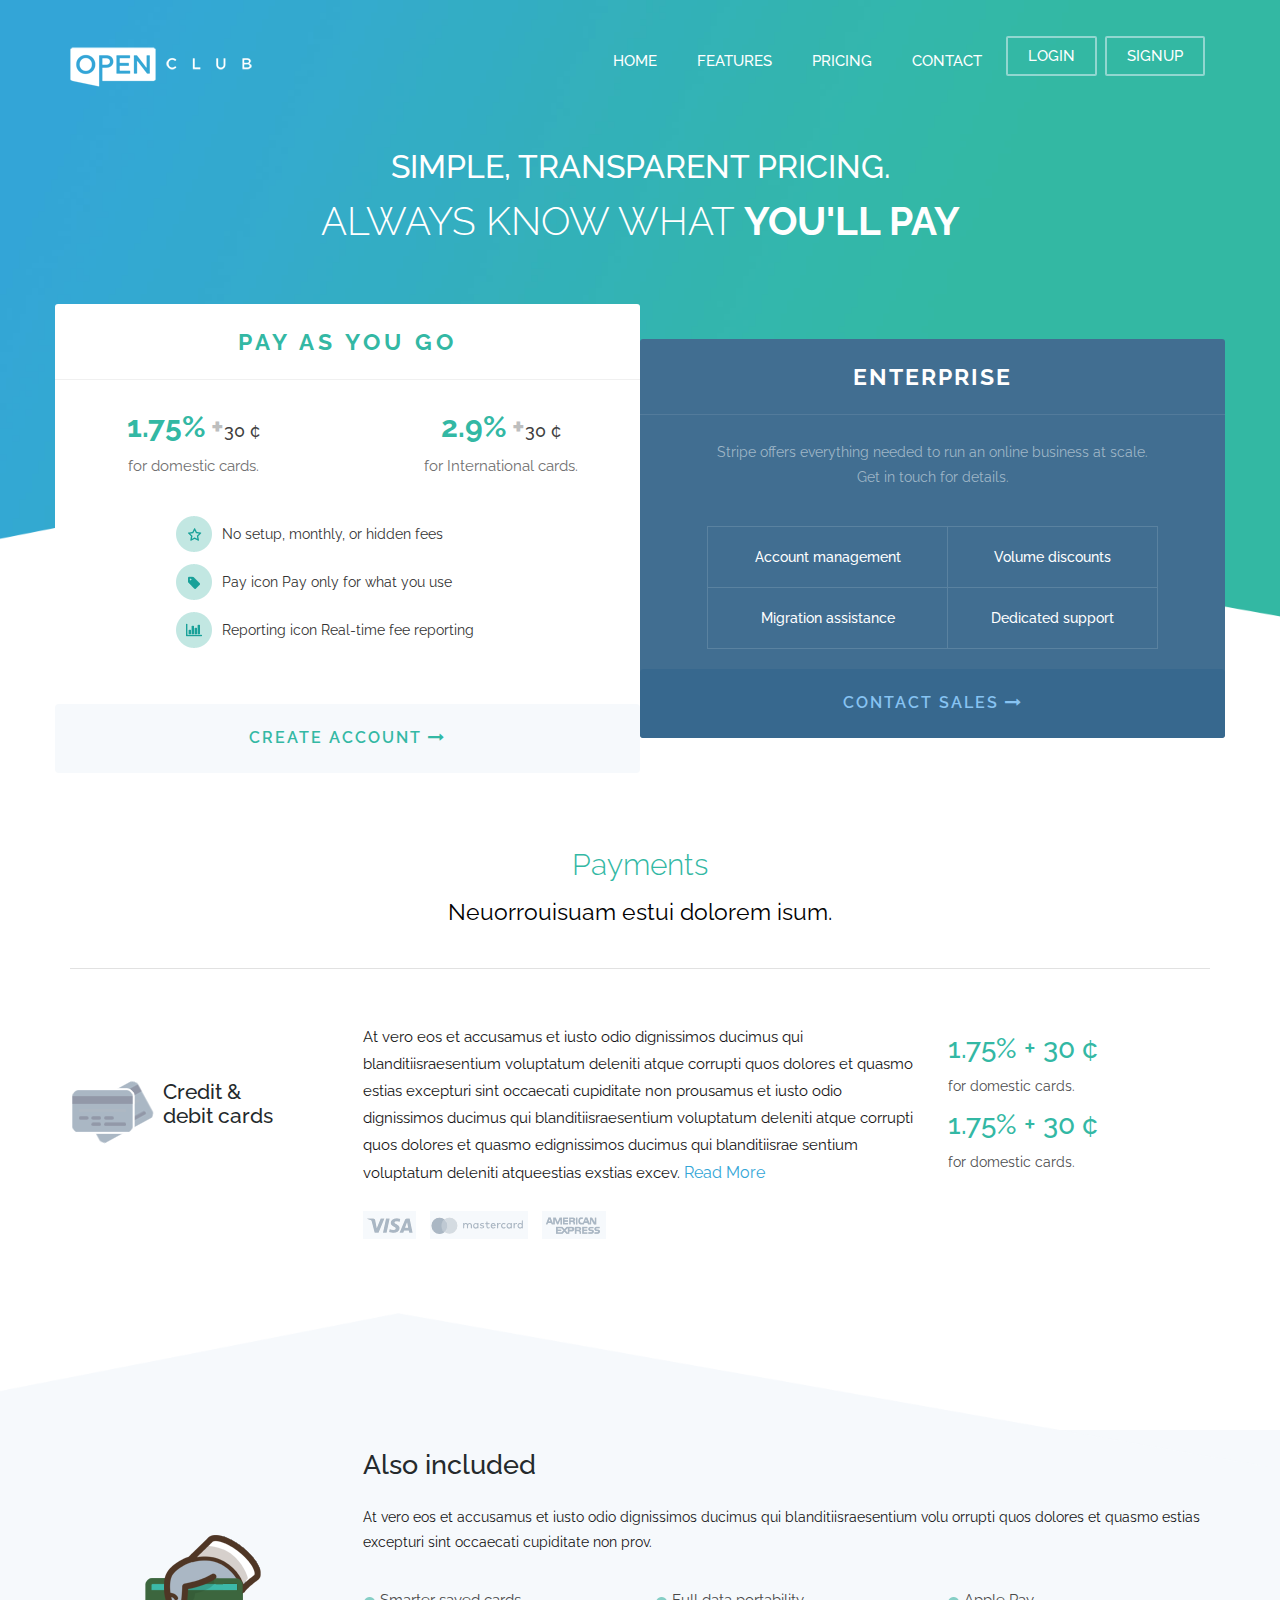
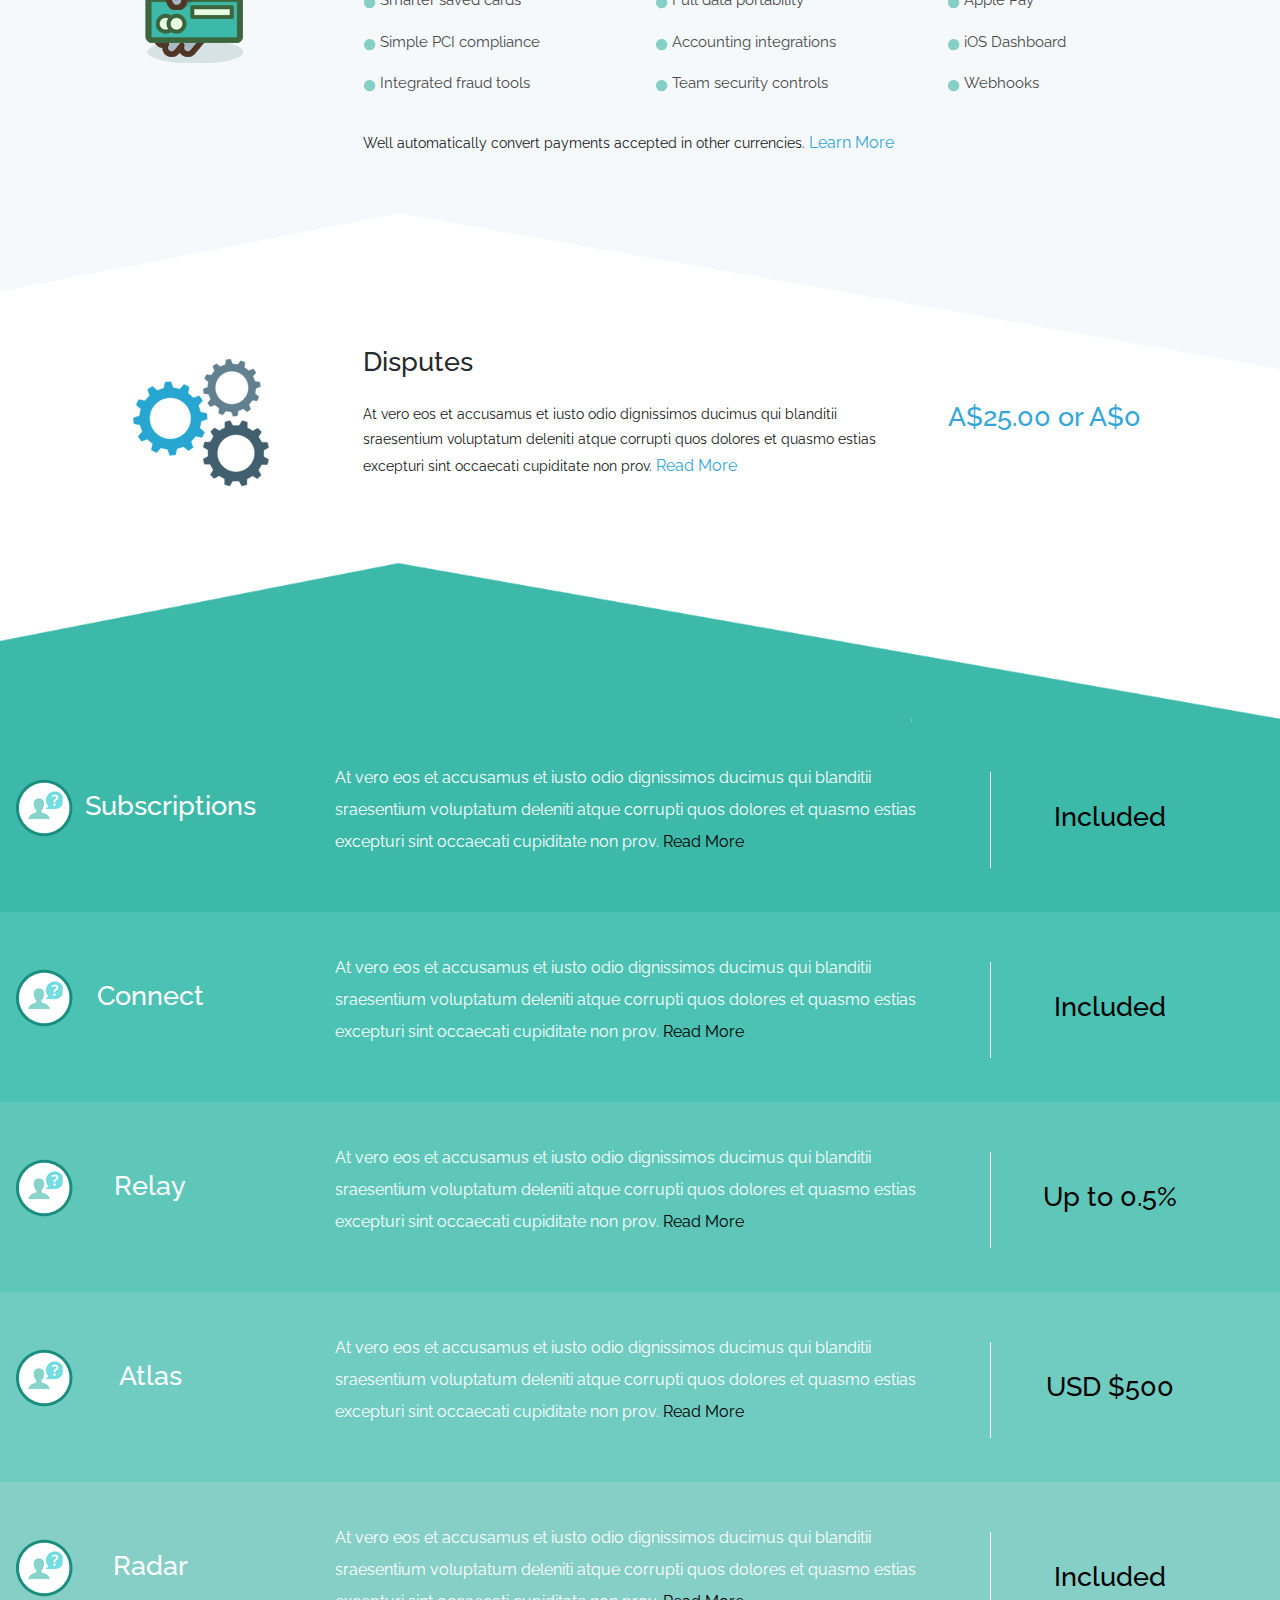
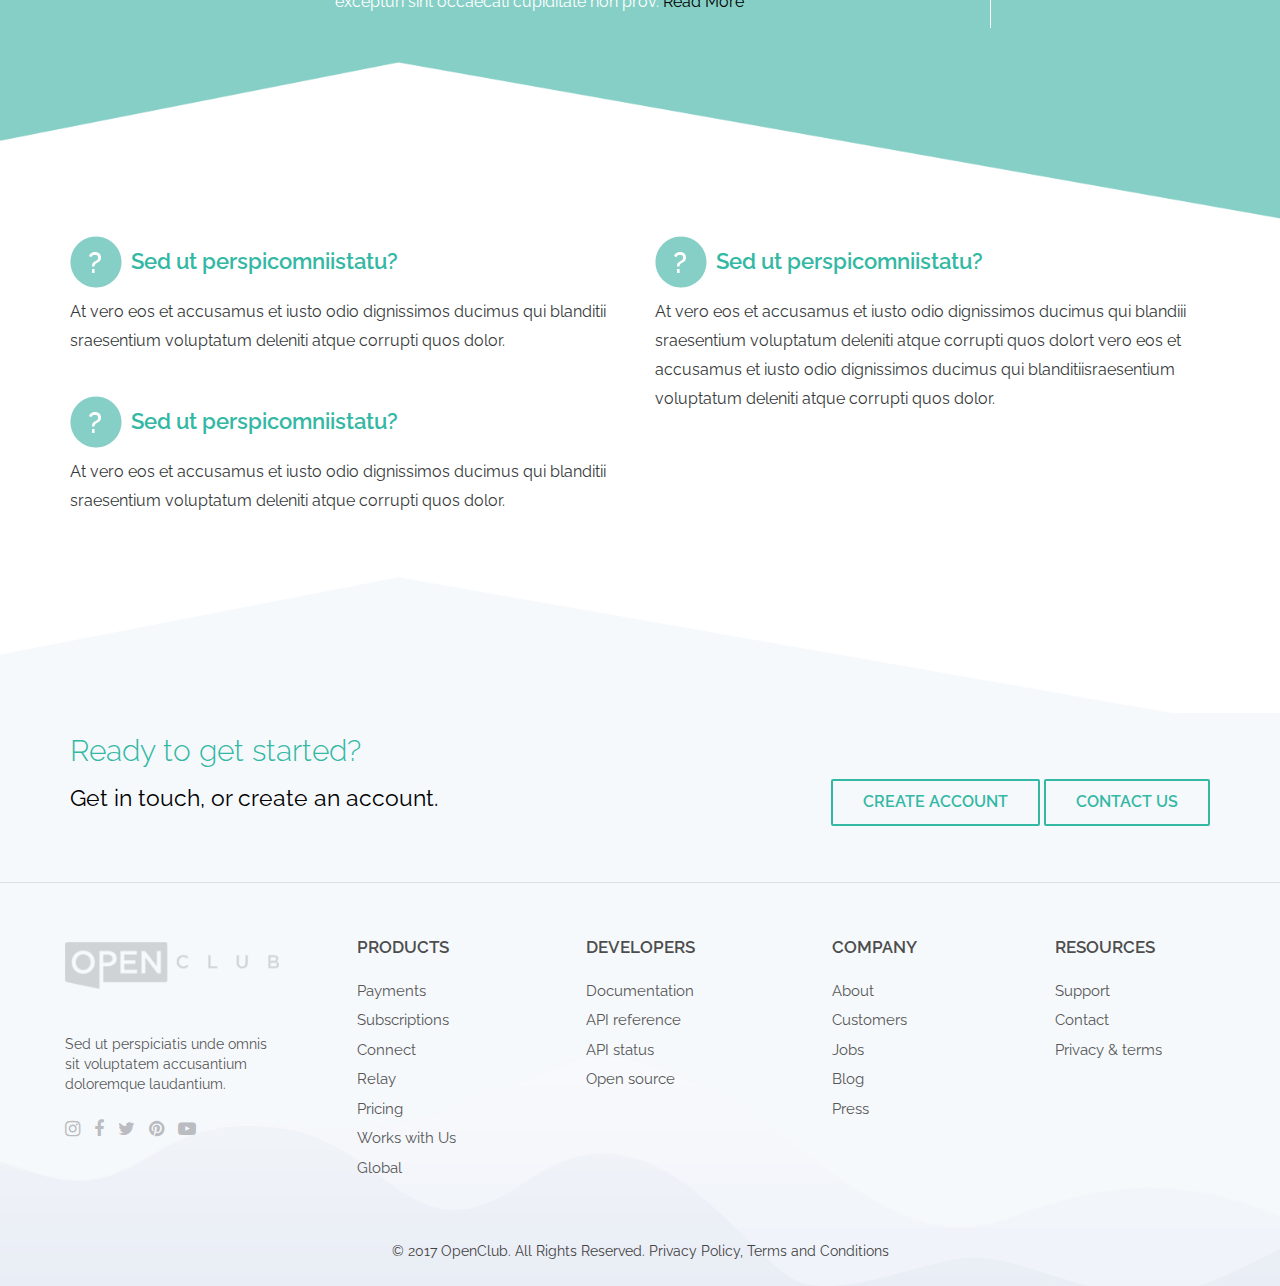
<file: pricing.html>
<!DOCTYPE html>
<html>
<head>
	<title>Open Club</title>
    <meta charset="utf-8">
    <meta http-equiv="X-UA-Compatible" content="IE=edge">
    <meta name="viewport" content="width=device-width, initial-scale=1">
    <meta name="description" content="">
    <meta name="author" content="">
	<!-- FAVICONS -->
	<link rel="icon" href="img/favicon/favicon.png">
	<!-- CSS -->
	<link rel="stylesheet" type="text/css" media="screen" href="https://maxcdn.bootstrapcdn.com/font-awesome/4.5.0/css/font-awesome.min.css">
	<link href='https://fonts.googleapis.com/css?family=Raleway:400,300,500,600,700,800' rel='stylesheet' type='text/css'>
	<link href="css/bootstrap.css" type="text/css" media="screen" rel="stylesheet">		
	<link href="css/owl.carousel.css" type="text/css" media="screen" rel="stylesheet">
	<link href="style.css" type="text/css" media="screen" rel="stylesheet">	

</head>
	<body>
		<header>
			<div class="header-top">
				<div class="container">
					<div class="row">
						<div class="col-sm-3">
							<div class="logo hidden-xs">
								<a href="index.html"><img src="img/logo.png" class="img-responsive" alt="logo"></a>							</div>
						</div>
						<div class="col-sm-9">
							<div class="mainmenu">
								<nav role="navigation" class="navbar top-navbar">
									<div class="navbar-header">
										<button data-target="#bs-example-navbar-collapse-1" data-toggle="collapse" class="navbar-toggle" type="button">
											<span class="icon-bar"></span>
											<span class="icon-bar"></span>
											<span class="icon-bar"></span>						</button>
											<div class="logo hidden-sm hidden-md hidden-lg">
												<a href="index.html"><img src="img/logo.png" class="img-responsive" alt="logo"></a>											</div>
									</div>                                                       
									<div id="bs-example-navbar-collapse-1" class="collapse navbar-collapse">
										<ul class="nav navbar-nav navbar-right">
											<li><a href="index.html" class="active">Home</a></li>
											<li><a href="feature.html">FEATURES</a></li>
											<li><a href="pricing.html">PRICING</a></li>
											<li><a href="contact.html">CONTACT</a></li>
											<li class="last"><a href="login.html">login</a></li>
											<li class="last"><a href="#">signup</a></li>
										</ul>
									</div>
								</nav>
							</div>
						</div>		
					</div>
				</div>	
			</div>
			<div class="header-bottom pricing">
				<img src="img/others/pricing.jpg" class="img-responsive" alt="post" width="100%"/>
				<div class="pricing-banner">
					<h2>Simple, transparent pricing.</h2>
					<h5>Always know what <strong>you'll pay</strong></h5>
				</div>
				<div class="header-after">
					<img src="img/others/header-after-2.png" class="img-responsive" alt="post" width="100%" />				</div>
			</div>
		</header>
		<section>
			<div class="section-main">
				<div class="inner-section">
					<div class="pay-section-1">
						<div class="container">
							<div class="row">
								<div class="col-sm-6 no-padding">
									<div class="pay-left">
										<h2>Pay As You Go</h2>
										<div class="row">
											<div class="col-sm-6">
												<div class="pay-content">
													<h4> <span>1.75%</span> <span class="plus">+</span>30 &cent;</h4>
													<p>for domestic cards.</p>
												</div>
											</div>
											<div class="col-sm-6">
												<div class="pay-content">
													<h4> <span>2.9%</span> <span class="plus">+</span>30 &cent;</h4>
													<p>for International cards. </p>
												</div>
											</div>
										</div>
										<ul class="list-unstyled">
											<li>No setup, monthly, or hidden fees</li>
											<li>Pay icon Pay only for what you use</li>
											<li>Reporting icon Real-time fee reporting </li>
										</ul>
										<a href="#" class="btn btn-create">Create account <i class="fa fa-long-arrow-right"></i></a>
									</div>
								</div>
								<div class="col-sm-6 no-padding">
									<div class="pay-right">
										<h2>Enterprise</h2>
										<div class="pay-right-content">
											<p>Stripe offers everything needed to run an online business at scale. Get in touch for details.</p>
											<div class="table-responsive">
												<table class="table table-bordered">
													<tbody>
														<tr>
															<td>Account management</td>
															<td>Volume discounts</td>
														</tr>
														<tr>
															<td>Migration assistance </td>
															<td>Dedicated support</td>
														</tr>
													</tbody>
												</table>
											</div>
										</div>	
										<a href="#" class="btn btn-create">contact sales <i class="fa fa-long-arrow-right"></i></a>
									</div>	
								</div>
							</div>
						</div>
					</div>
					<div class="payment-section">
						<div class="container">
							<div class="title">
								<h2> Payments </h2>
								<p>Neuorrouisuam estui dolorem isum.</p>
							</div>
							<div class="payment-card-section">
								<div class="row">
									<div class="col-sm-3">
										<div class="card-name">
											<h4>Credit & <br/>debit cards</h4>
										</div>
									</div>
									<div class="col-sm-6">
										<div class="card-content">
											<p>At vero eos et accusamus et iusto odio dignissimos ducimus qui blanditiisraesentium voluptatum deleniti atque corrupti quos dolores et quasmo estias excepturi sint occaecati cupiditate non prousamus et iusto odio dignissimos ducimus qui blanditiisraesentium voluptatum deleniti atque corrupti quos dolores et quasmo edignissimos ducimus qui blanditiisrae sentium voluptatum deleniti atqueestias exstias excev. <a href="#">Read More</a></p>
											<ul class="list-inline">
												<li><a href="#"><img src="img/thumbnails/cards/card-1.png" class="img-responsive" alt="post"></a></li>
												<li><a href="#"><img src="img/thumbnails/cards/card-2.png" class="img-responsive" alt="post"></a></li>
												<li><a href="#"><img src="img/thumbnails/cards/card-3.png" class="img-responsive" alt="post"></a></li>
											</ul>														
										</div>
									</div>
									<div class="col-sm-3 border">
										<div class="card-interest">
											<h4> 1.75% + 30 &cent;</h4>
											<p>for domestic cards.</p>
										</div>
										<div class="card-interest">
											<h4> 1.75% + 30 &cent;</h4>
											<p>for domestic cards.</p>
										</div>
									</div>	
								</div>
							</div>	
						</div>
					</div>
					<div class="after-overlay">
						<img src="img/others/header-after-1.png" class="img-responsive" alt="post" width="100%">
					</div>
					<div class="include-section">
						<div class="container">
							<div class="row">
								<div class="col-sm-3">
									<div class="in-img">
										<img src="img/others/hand-1.png" class="img-responsive" alt="post" />
									</div>
								</div>
								<div class="col-sm-9">
									<div class="include-content">
										<h2>Also included</h2>
										<p>At vero eos et accusamus et iusto odio dignissimos ducimus qui blanditiisraesentium volu orrupti quos dolores et quasmo estias excepturi sint occaecati cupiditate non prov.</p>
										<div class="row">
											<div class="col-sm-4">
												<ul class="list-unstyled">
													<li>Smarter saved cards</li>
													<li>Simple PCI compliance</li>
													<li>Integrated fraud tools</li>
												</ul>	
											</div>
											<div class="col-sm-4">
												<ul class="list-unstyled">
													<li>Full data portability</li>
													<li>Accounting integrations</li>
													<li>Team security controls</li>
												</ul>	
											</div>
											<div class="col-sm-4">
												<ul class="list-unstyled">
													<li>Apple Pay</li>
													<li>iOS Dashboard</li>
													<li>Webhooks</li>
												</ul>	
											</div>
										</div>
										<p>Well automatically convert payments accepted in other currencies. <a href="#">Learn more</a></p>
									</div>	
								</div>
							</div>
						</div>
						<div class="after-overlay">
							<img src="img/others/header-after-2.png" class="img-responsive" alt="post" width="100%">
						</div>	
					</div>	
					<div class="dispute-section">
						<div class="container">
							<div class="row">
								<div class="col-sm-3">
									<div class="dispute-icon">
										<img src="img/others/dispute-icon.png" class="img-responsive" alt="post" />
									</div>
								</div>
								<div class="col-sm-6">
									<div class="dispute-content">
										<h2>Disputes</h2>
										<p>At vero eos et accusamus et iusto odio dignissimos ducimus qui blanditii sraesentium voluptatum deleniti atque corrupti quos dolores et quasmo estias excepturi sint occaecati cupiditate non prov. <a href="#" >Read More</a></p>
									</div>
								</div>
								<div class="col-sm-3 border">
									<div class="dispute-price">
										<h4>A$25.00 or A$0</h4>
									</div>
								</div>	
							</div>
						</div>
					</div>
					<div class="list-section">
						<div class="after-overlay">
							<img src="img/others/after-2.png" class="img-responsive" alt="post" width="100%">
						</div>	
						<div class="container-fluid no-padding">
							<div class="list-1 list-main">
								<div class="list-w">
									<div class="row no-margin">
										<div class="col-sm-3">
											<div class="list-name">
												<h4>Subscriptions </h4>
											</div>
										</div>
										<div class="col-sm-6">
											<div class="list-details">
												<p>At vero eos et accusamus et iusto odio dignissimos ducimus qui blanditii sraesentium voluptatum deleniti atque corrupti quos dolores et quasmo estias excepturi sint occaecati cupiditate non prov. <a href="#">Read More</a></p>
											</div>
										</div>
										<div class="col-sm-3">
											<div class="list-last">
												<h5>Included</h5>
											</div>
										</div>									
									</div>
								</div>	
							</div>
							<div class="list-2 list-main">
								<div class="list-w">
									<div class="row no-margin">
										<div class="col-sm-3">
											<div class="list-name">
												<h4>Connect </h4>
											</div>
										</div>
										<div class="col-sm-6">
											<div class="list-details">
												<p>At vero eos et accusamus et iusto odio dignissimos ducimus qui blanditii sraesentium voluptatum deleniti atque corrupti quos dolores et quasmo estias excepturi sint occaecati cupiditate non prov. <a href="#">Read More</a></p>
											</div>
										</div>
										<div class="col-sm-3">
											<div class="list-last">
												<h5>Included</h5>
											</div>
										</div>									
									</div>
								</div>	
							</div>
							<div class="list-3 list-main">
								<div class="list-w">
									<div class="row no-margin">
										<div class="col-sm-3">
											<div class="list-name">
												<h4>Relay  </h4>
											</div>
										</div>
										<div class="col-sm-6">
											<div class="list-details">
												<p>At vero eos et accusamus et iusto odio dignissimos ducimus qui blanditii sraesentium voluptatum deleniti atque corrupti quos dolores et quasmo estias excepturi sint occaecati cupiditate non prov. <a href="#">Read More</a></p>
											</div>
										</div>
										<div class="col-sm-3">
											<div class="list-last">
												<h5>Up to 0.5%</h5>
											</div>
										</div>									
									</div>
								</div>	
							</div>
							<div class="list-4 list-main">
								<div class="list-w">
									<div class="row no-margin">
										<div class="col-sm-3">
											<div class="list-name">
												<h4>Atlas </h4>
											</div>
										</div>
										<div class="col-sm-6">
											<div class="list-details">
												<p>At vero eos et accusamus et iusto odio dignissimos ducimus qui blanditii sraesentium voluptatum deleniti atque corrupti quos dolores et quasmo estias excepturi sint occaecati cupiditate non prov. <a href="#">Read More</a></p>
											</div>
										</div>
										<div class="col-sm-3">
											<div class="list-last">
												<h5>USD $500 </h5>
											</div>
										</div>									
									</div>
								</div>	
							</div>
							<div class="list-5 list-main">
								<div class="list-w">
									<div class="row no-margin">
										<div class="col-sm-3">
											<div class="list-name">
												<h4>Radar  </h4>
											</div>
										</div>
										<div class="col-sm-6">
											<div class="list-details">
												<p>At vero eos et accusamus et iusto odio dignissimos ducimus qui blanditii sraesentium voluptatum deleniti atque corrupti quos dolores et quasmo estias excepturi sint occaecati cupiditate non prov. <a href="#">Read More</a></p>
											</div>
										</div>
										<div class="col-sm-3">
											<div class="list-last">
												<h5>Included</h5>
											</div>
										</div>									
									</div>
								</div>	
								<img src="img/others/header-after-2.png" class="img-responsive" alt="post" width="100%">
							</div>	
						</div>
						<div class="after">
							
						</div>
					</div>
					<div class="faq-section">
						<div class="container">
							<div class="row">
								<div class="col-sm-6">
									<div class="faq-content">
										<h4>Sed ut perspicomniistatu?</h4>
										<p>At vero eos et accusamus et iusto odio dignissimos ducimus qui blanditii
sraesentium voluptatum deleniti atque corrupti quos dolor.</p>
									</div>
									<div class="faq-content">
										<h4>Sed ut perspicomniistatu?</h4>
										<p>At vero eos et accusamus et iusto odio dignissimos ducimus qui blanditii
sraesentium voluptatum deleniti atque corrupti quos dolor.</p>
									</div>
								</div>
								<div class="col-sm-6">
									<div class="faq-content">
										<h4>Sed ut perspicomniistatu?</h4>
										<p>At vero eos et accusamus et iusto odio dignissimos ducimus qui blandiii sraesentium voluptatum deleniti atque corrupti quos dolort vero eos et accusamus et iusto odio dignissimos ducimus qui blanditiisraesentium voluptatum deleniti atque corrupti quos dolor.</p>
									</div>
								</div>
							</div>
						</div>
					</div>
					<div class="after-overlay">
						<img src="img/others/header-after-1.png" class="img-responsive" alt="post" width="100%">
					</div>
					<div class="create-section">
						<div class="container">
							<div class="row">
								<div class="col-sm-5">
									<div class="create-title">
										<h4>Ready to get started?</h4>
										<p>Get in touch, or create an account.</p>
									</div>
								</div>
								<div class="col-sm-7">
									<div class="create-account">
										<ul class="list-inline">
											<li><a href="#">Create account </a></li>
											<li><a href="#">Contact Us</a></li>
										</ul>
									</div>
								</div>
							</div>
						</div>
					</div>
				</div>	
			</div>
		</section>
		<footer>
			<div class="container">
				<div class="footer-top">
					<div class="row">
						<div class="col-md-5ths col-sm-12">
							<div class="footer-logo">
								<a href="index.html"><img src="img/others/footer-logo.png" class="img-responsive" alt="logo"></a>
							</div>
							<div class="logo-content">
								<p>Sed ut perspiciatis unde omnis sit voluptatem accusantium doloremque laudantium.</p>
							</div>
							<div class="social">
								<ul class="list-inline">
									<li><a href="#"><i class="fa fa-instagram"></i></a></li>
									<li><a href="#"><i class="fa fa-facebook"></i></a></li>
									<li><a href="#"><i class="fa fa-twitter"></i></a></li>
									<li><a href="#"><i class="fa fa-pinterest"></i></a></li>
									<li><a href="#"><i class="fa fa-youtube-play"></i></a></li>
								</ul>
							</div>
						</div>
						<div class="col-md-5ths col-sm-3">
							<div class="footer-content">
								<h4>Products</h4>
								<ul class="list-unstyled">
									<li><a href="#">Payments</a></li>
									<li><a href="#">Subscriptions</a></li>
									<li><a href="#">Connect</a></li>
									<li><a href="#">Relay</a></li>
									<li><a href="#">Pricing</a></li>
									<li><a href="#">Works with Us</a></li>
									<li><a href="#">Global</a></li>
								</ul>
							</div>
						</div>
						<div class="col-md-5ths col-sm-3">
							<div class="footer-content">
								<h4>Developers</h4>
								<ul class="list-unstyled">
									<li><a href="#">Documentation</a></li>
									<li><a href="#">API reference</a></li>
									<li><a href="#">API status</a></li>
									<li><a href="#">Open source</a></li>
								</ul>
							</div>
						</div>
						<div class="col-md-5ths col-sm-3">
							<div class="footer-content">
								<h4>Company</h4>
								<ul class="list-unstyled">
									<li><a href="#">About</a></li>
									<li><a href="#">Customers</a></li>
									<li><a href="#">Jobs</a></li>
									<li><a href="#">Blog</a></li>
									<li><a href="#">Press</a></li>
								</ul>
							</div>
						</div>
						<div class="col-md-5ths col-sm-3">
							<div class="footer-content">
								<h4>Resources</h4>
								<ul class="list-unstyled">
									<li><a href="#">Support</a></li>
									<li><a href="#">Contact</a></li>
									<li><a href="#">Privacy &amp; terms</a></li>
								</ul>
							</div>
						</div>
					</div>
				</div>
				<div class="footer-bottom">
					<div class="copy">
						<p>&copy; 2017 OpenClub. All Rights Reserved. Privacy Policy, Terms and Conditions</p>
					</div>	
				</div>
			</div>
		</footer>
	</body>
<!-- SCRIPT -->
<script type="text/javascript" src="js/jquery-1.11.3.min.js" language="javascript"></script>
<script type="text/javascript" src="js/bootstrap.min.js" language="javascript"></script>
<script type="text/javascript" src="js/owl.carousel.js" language="javascript"></script>
<script type="text/javascript" src="js/custom.js" language="javascript"></script>

</html>
</file>
<file: style.css>
*{ font-family: 'Raleway', sans-serif; }
a, a.focus{ outline:none!important; text-decoration:none!important;}
.no-padding{ padding:0;}
.no-margin{ margin:0;}
.mainmenu .navbar-toggle .icon-bar{ background:#fff;}
.mainmenu .navbar{ margin-bottom:0;}

header{ position:relative;}
header .header-top .logo img {  margin-top: 12px;}
header .header-top {  left: 0;  padding: 35px 0;  position: absolute;  right: 0;  top: 0;  width: 100%;  z-index: 10;}
header .header-top .mainmenu ul li a {  color: #ffffff;  font-size: 15px;  font-weight: 500;  padding: 11px 35px;  text-transform: uppercase;}
header .header-top .mainmenu ul li a:hover, header .header-top .mainmenu ul li a:focus, header .header-top .mainmenu ul li a.active {background:none;  color:#fff; transition:all 0.3s ease 0s;}
header .header-top .mainmenu ul li.last a {  border: 2px solid #91d7d0;  border-radius: 2px;  margin: 0 4px;  padding: 8px 30px;}

header .header-bottom{ position:relative;}
header .header-bottom .carousel-caption { left:0; right:0; text-align: left; top: 30%; text-shadow:none;}
header .header-bottom .carousel-caption h2 {  font-size: 36px;  text-transform: uppercase; font-weight: 400;}
header .header-bottom .carousel-caption h1 {  font-size: 47px;  text-transform: uppercase; font-weight:300;}
header .header-bottom .carousel-caption h1 strong {  padding: 0 9px;}
header .header-bottom .header-after {  bottom: 0;  left: 0;  position: absolute;  right: 0;  width: 100%;  z-index: 10;}
header .header-bottom .owl-dots {  bottom: 35%;  left: 8%;  position: absolute;  text-align: center;  z-index: 15;}
 .btn.btn-default{ background:-o-linear-gradient(#fbb464,#f8923c);  background:-webkit-linear-gradient(#fbb464,#f8923c);  background:-moz-linear-gradient(#fbb464,#f8923c); color:#FFFFFF; font-size:18px; font-weight:600; text-transform:capitalize; padding:13px 18px; border:0;}


header .header-bottom .owl-theme .owl-dots .owl-dot span {  background: #fff none repeat scroll 0 0;  border: 1px solid transparent;  height: 8px;  margin: 4px 5px;  width: 65px;}
header .header-bottom .owl-dots {  bottom: 38%;  left: 8%;  position: absolute;  text-align: center;  z-index: 15;}
header .header-bottom .owl-theme .owl-dots .owl-dot.active span, header .header-bottom .owl-theme .owl-dots .owl-dot:hover span {  background: rgba(0, 0, 0, 0) none repeat scroll 0 0;  border: 1px solid #fff; }
header .header-bottom .owl-controls .owl-nav{ display:none;}

/***********OWL DOTS and NAV*******************/

.owl-theme .owl-dots .owl-dot{display:inline-block;zoom:1;}
.owl-theme .owl-dots .owl-dot span{ width:10px;height:10px;margin:5px 7px;background:#d6d6d6;display:block;-webkit-backface-visibility:visible;-webkit-transition:opacity 200ms ease;-moz-transition:opacity 200ms ease;-ms-transition:opacity 200ms ease;-o-transition:opacity 200ms ease;transition:opacity 200ms ease;-webkit-border-radius:0px;-moz-border-radius:0px;border-radius:0px}
.owl-theme .owl-controls{text-align:center;-webkit-tap-highlight-color:transparent}
.owl-theme .owl-controls{ text-align:center;-webkit-tap-highlight-color:transparent}
.owl-theme .owl-controls .owl-nav [class*=owl-]{color:#fff;font-size:14px;margin:5px;padding:4px 7px;background:#d6d6d6;display:inline-block;cursor:pointer;-webkit-border-radius:3px;-moz-border-radius:3px;border-radius:3px}


.section-main h2{ }
.section-main p{ color:#4d4e4f; line-height:1.8;}


.section-main .create-section { background:#F6F9FC;  margin-top: -40px;  padding: 2% 0 4%;}
.section-main .create-section  .create-title {  position: relative;  top: -15px;  z-index: 100;}
.section-main .create-section h4{ color:#33b8a4; font-size:30px; font-weight:300;}
.section-main .create-section p{ color:#010101; font-size:23px;}
.section-main .create-section .create-account ul li a {  border: 2px solid #33b8a4;  border-radius: 2px;  color: #33b8a4;  display: inline-block;  font-size: 16px;  font-weight: 600;  padding: 10px 30px;  text-transform: uppercase;}
.section-main .create-section .create-account ul li{ padding:0;}
.section-main .create-section .create-account ul li a:hover{ background:#33b8a4; color:#fff;  transition: all 0.5s ease-in-out 0s;  -webkit-transition: all 0.5s ease-in-out 0s;  -o-transition: all 0.5s ease-in-out 0s;}
.section-main .create-section .create-account {  position: relative;  text-align: right;  top: 40px;}

footer{ background:url(img/others/footer-bg.png); background-repeat:no-repeat; background-size:cover; border-top: 1px solid #d9e1e9;}
footer p{ color:#575757; font-size:14px;}
footer .footer-top ul li a:hover{ color:#33B8A3!important;  transition: all 0.2s ease-in-out 0s;  -webkit-transition: all 0.2s ease-in-out 0s;  -o-transition: all 0.2s ease-in-out 0s;}
footer .footer-top { padding: 4% 0 2%;}
footer .footer-top .footer-logo img {  padding: 14px 0 45px;}
footer .footer-top .footer-content {  display: table;  margin: auto;}
footer .footer-top .social{   padding-top: 8px;}
footer .footer-top .social ul li a {  color: #babcc1;  display: inline-block;  font-size: 18px;  padding: 0 5px;}
footer .footer-top h4 {  color: #4d4d4d;  font-size: 17px;  font-weight: 600;  padding-bottom: 10px;  text-transform: uppercase;}
footer .footer-top ul li a{ color:#575757; font-size:15px;}
footer .footer-top ul li{ padding:4px 0;}
footer .footer-bottom .copy p{ color:#424242; font-size:14px; text-align:center; margin:0;}
footer .footer-bottom{ padding:25px 0;}

/******************Inner*****************/

/****blog*****/

header.inner{    background: -webkit-linear-gradient(left, #33A5D7 -10%, #33b8a4); 
    background: -o-linear-gradient(right, #33A5D7 -10%, #33b8a4); 
    background: -moz-linear-gradient(right, #33A5D7 -10%, #33b8a4); 
    background: linear-gradient(to right, #33A5D7 -10%, #33b8a4); 
}
header .header-top.inner{ position:relative;}
header .header-bottom.inner {  padding: 6% 0 12%;}
header .header-bottom.inner .banner-content {  position: relative;  top: 80px;}
header .header-bottom.inner .banner-content h4 {  color: #fff; font-size: 32px;  padding-bottom: 20px;  text-transform: uppercase;}
header .header-bottom.inner .banner-content p {  color: #fff;  font-size: 24px;  line-height: 2;}
.inner-section .blog-section .blog-main {  padding-bottom:6%;}
.inner-section .blog-section h4{ color:#33b8a4; font-size:23px;   line-height: 1.4;}
.inner-section .blog-section .blog-content .date {  background: linear-gradient(#33b6a9, #33a7d4); background: -o-linear-gradient(#33b6a9, #33a7d4); background: -webkit-linear-gradient(#33b6a9, #33a7d4);  border-radius: 50%;  height: 80px;  padding: 14px 0;  text-align: center;  width: 80px;}
.inner-section .blog-section .blog-content .date p {  color: #fff;  font-size: 18px;  font-weight: 500;  line-height: 1.3;  margin: 0;  text-transform: uppercase;}
.inner-section .blog-section .blog-content .blog-details p {  font-size: 16px;  padding: 11px 0;  text-align: justify;}
.inner-section .blog-section .blog-details a{ color:#000; font-size:16px; text-transform:capitalize; display:inline-block; }
.inner-section .blog-section .blog-details a i{color:#33b8a4; font-size:16px; padding-left:5px;}
.inner-section .create-section.inner {  background: #f6f9fc none repeat scroll 0 0;  margin: 0; padding: 0 0 40px;}

/******Contact*********/
.header-bottom.contact {  padding: 2% 0 16%;}
.header-bottom .contact-form {  margin: auto;  width: 60%;}
.header-bottom .contact-form .title {  padding-bottom: 30px;}
.header-bottom .contact-form h2{ color:#fff; font-size:39px; font-weight:300; text-transform:uppercase;}
.header-bottom .contact-form p{ color:#fff; font-size:24px; font-weight:300;}
.header-bottom .contact-form input{ background: #4cbac2; border-radius: 0; color: #fff; height: 50px; border-color:#fff;}
.header-bottom .contact-form select{ background:#4cbac2 url(img/others/select.png) no-repeat 97% 50%; border-radius: 0;    color: #fff;    height: 50px; border-color:#fff; appearance:none; -moz-appearance:none; -webkit-appearance:none; -o-appearance:none;}
.header-bottom .contact-form textarea{	background: #4cbac2; border-radius: 0;    color: #fff;  border-color:#fff;}
.header-bottom .contact-form .btn.btn-default {  background: #13d9bb none repeat scroll 0 0;  border: 0 none;  border-radius: 0;  color: #ffffff;  font-size: 18px;  font-weight: 600;  padding: 13px 18px;  text-transform: uppercase;}
.header-bottom .contact-form .button{ text-align:right;}
/*
.header-bottom .contact-form input{
 	background: -webkit-linear-gradient(left, #4cb9c4 10%, #4cc0b0); 
    background: -o-linear-gradient(right, #4cb9c4 10%, #4cc0b0); 
    background: -moz-linear-gradient(right, #4cb9c4 10%, #4cc0b0); 
    background: linear-gradient(to right, #4cb9c4 10%, #4cc0b0); 
	border-radius: 0;    color: #fff;    height: 43px;border-color:#fff;
	
}
.header-bottom .contact-form select{
 background:-webkit-linear-gradient(left, #4cb9c4 10%, #4cc0b0),url(img/others/select.png) no-repeat 97% 50%;
 background:-0-linear-gradient(right, #4cb9c4 10%, #4cc0b0),url(img/others/select.png) no-repeat 97% 50%;
 background:-moz-linear-gradient( right, #4cb9c4 10%, #4cc0b0),url(img/others/select.png) no-repeat 97% 50%;
 background:linear-gradient(to right, #4cb9c4 10%, #4cc0b0),url(img/others/select.png) no-repeat 97% 50%;
 border-radius: 0;    color: #fff;    height: 43px; border-color:#fff;

}
.header-bottom .contact-form textarea{
 	background: -webkit-linear-gradient(left, #4cb9c4 10%, #4cc0b0); 
    background: -o-linear-gradient(right, #4cb9c4 10%, #4cc0b0); 
    background: -moz-linear-gradient(right, #4cb9c4 10%, #4cc0b0);
    background: linear-gradient(to right, #4cb9c4 10%, #4cc0b0); 
	 border-radius: 0;    color: #fff;  border-color:#fff;
}
*/
.header-bottom .contact-form .form-control::-moz-placeholder {  color:#fff;}
.header-bottom .contact-form .form-control::-webkit-input-placeholder {  color:#fff;}
.header-bottom .contact-form .form-control::-o-placeholder {  color:#fff;}
.header-bottom .contact-form .form-control:-ms-input-placeholder {  color: #fff;}

.inner-section .support-section {  padding: 30px 0;}
.inner-section .support-section .support-content h4 {  background: rgba(0, 0, 0, 0) url("img/others/support-1.png") no-repeat scroll 0 10px;  font-size: 22px;  font-weight: 600;  padding: 20px 63px; color:#86CFC6;}
.inner-section .support-section .support-content.two h4 {  background: rgba(0, 0, 0, 0) url("img/others/support-2.png") no-repeat scroll 0 10px;}
.inner-section .support-section .support-content p{ font-size:16px; color:#36393b;}
.inner-section .support-section .support-content p a{ font-size:16px; color:#33b8a4; display:inline-block; }

/******login*********/

header .header-bottom.login .login-section h4 {  color: #fff;  font-size: 36px;  font-weight: 400;  letter-spacing: 2px;  margin: 0;  padding-bottom: 20px;  text-transform: uppercase;}
header .header-bottom.login .login-section { background:url(img/others/login-bg.jpg); background-repeat: no-repeat; background-position:center; background-size: cover; 
padding: 13% 0 0; }
header .header-bottom.login .login-section .form-group {  margin-bottom: 7px;}
header .header-bottom.login .login-section .mob-img img{ margin:0 0 0 auto;}
header .header-bottom.login .login-section input.box{ background: #4cb8c9; border-radius: 0; color: #fff; height: 50px; border-color:#fff;}
header .header-bottom.login .login-section .form-control::-moz-placeholder {  color:#fff;}
header .header-bottom.login .login-section .form-control::-webkit-input-placeholder {  color:#fff;}
header .header-bottom.login .login-section .form-control::-o-placeholder {  color:#fff;}
header .header-bottom.login .login-section .btn {  border: 0 none;  border-radius: 0;  color: #fff;  display: block;  font-size: 18px;  font-weight: 600;  padding: 15px 0;  text-transform: uppercase;  width: 100%;}
header .header-bottom.login .login-section .btn.btn-login {  background: #13d9bb none repeat scroll 0 0;}
header .header-bottom.login .login-section .btn.btn-sign {  background: #2974c7 none repeat scroll 0 0;}
header .header-bottom.login .login-section .checkbox{ margin:0;}
header .header-bottom.login .login-section .checkbox label{ font-size:15px; color:#fff;}
header .header-bottom.login .login-section .forget a{ color:#fff; font-size:15px; display:block; text-align:right;}
header .header-bottom.login .login-section .remember{ padding-top:10px;}
header .header-bottom.login .after-overlay {  bottom: 0;  left: 0;  position: absolute;  right: 0;  width: 100%;}
footer .contact a {  background: #33b8a4 none repeat scroll 0 0;  border-radius: 2px;  color: #fff;  display: inline-block;  font-size: 16px;  font-weight: 600;  padding: 10px 24px;  text-transform: uppercase;}
footer.login{ background:none; border:0; margin-top: -10px;}
footer.login .footer-top{ background:#F6F9FC; padding:0;}
footer.login .footer-left {  position: relative;  top: -25px;}



/**********Feature*********/
header .header-bottom.feature {  padding: 6% 0 19%;}
header .header-bottom.feature .feature-details{ width:45%;}
header .header-bottom.feature .feature-banner h2{ color:#fff; font-size:36px;}
header .header-bottom.feature .feature-banner p {  color: #fff;  font-size: 32px;  font-weight: 300;  padding: 15px 0;}
header .header-bottom.feature .feature-banner a {  border: 1px solid #fff;  color: #fff;  display: inline-block;  font-size: 16px;  font-weight: 600;  padding: 10px 30px;  text-transform: uppercase;}
header .header-bottom.feature .feature-mob img {  bottom: -90px;  position: absolute;  right: 0;  width: 40%;  z-index: 1000;}

.inner-section .content-section {  padding: 20px 0;  position: relative; margin-top: -70px;  z-index: 10;}
.inner-section .content-section .content-details{ width:45%;}
.inner-section .content-section p {  color: #010101;  font-size: 20px;}
.inner-section .category-section{}
.inner-section .category-section .category-content{ padding-bottom: 50px;}
.inner-section .category-section .category-content h4{ font-size:25px; color:#010101;}
.inner-section .category-section .category-content p{ padding:10px 0; }
.inner-section .category-section .category-content a{ color:#000; font-size:16px; text-transform:capitalize;}
.inner-section .category-section .category-content a i{ color:#33b7a6; padding-left:7px;}

.inner-section .pay-section{ background:#F6F9FC; padding-bottom: 3%;  padding-top: 1%;}
.inner-section .pay-section .pay-content h4{ color:#33b8a4; font-size:32px; line-height: 1.4;}
.inner-section .pay-section .pay-content h5{ color:#010101; font-size:23px;}
.inner-section .pay-section .pay-content p{ color:#36393b; font-size:16px;  padding: 10px 0;}
.inner-section .pay-section .pay-content ul.list li {  background: rgba(0, 0, 0, 0) url("img/others/list.png") no-repeat scroll 0 13px;  color: #36393b;  font-size: 16px;  padding: 6px 25px;}
.inner-section .pay-section .card-content {  padding: 20px 0;}
.inner-section .pay-section .pay-img {  position: relative;  top: 90px;}

.inner-section .section-3 {  background: #33a6d7 none repeat scroll 0 0;}
.inner-section .section-3 .section-3-content {  padding-bottom: 50px;}
.inner-section .section-3  .section-3-content h2{ color:#fff; font-size:35px; padding-bottom: 20px;}
.inner-section .section-3 .section-3-content p{ font-size:20px; color:#fff;}
.inner-section .section-3 .icon-content{ padding-bottom:25px;}
.inner-section .section-3 .icon-content h4{ color:#fff; font-size:22px; padding-bottom:15px;}
.inner-section .section-3 .icon-content p{ font-size:16px;}
.inner-section .section-3 .lap-img {  position: relative;  top: 150px;}

.inner-section .category-2-section .category-2-details h4 { color: #010101;  font-size: 25px;  margin: 0;  padding-bottom: 14px;}
.inner-section .category-2-section .category-2-details p {  font-size: 16px;}
.inner-section .category-2-section .category-2-content{ padding-bottom:25px;}
.inner-section .category-2-section .lap-img {  position: relative;  top: 60px;}
.inner-section .category-2-section {  padding: 2% 0;}
.inner-section .category-2-section .lap-img img {  width: 95%;}

/************Price****************/

header .header-bottom .pricing-banner {  left: 0;  position: absolute;  right: 0;  text-align: center;  top: 20%;}
header .header-bottom .pricing-banner h2{ color:#fff; font-size:32px; text-transform:uppercase; line-height: 1.4;}
header .header-bottom .pricing-banner h5{ color:#fff; font-size:39px; text-transform:uppercase; font-weight:300;}


.inner-section .pay-section-1 {  margin-top: -25%; position:relative; z-index:100;}
.inner-section .pay-section-1 .pay-left {  background: #fff none repeat scroll 0 0;  border-radius: 3px; position: relative;   top: -12px;}
.inner-section .pay-section-1 .pay-left h2 {  border-bottom: 1px solid #f0f0f0;  color: #33b8a4;  font-size: 23px;  font-weight: 700;  letter-spacing: 4px;  margin: 0;  padding: 25px 0;  text-align: center;  text-transform: uppercase;}
.inner-section .pay-section-1 .pay-left .pay-content{ text-align:center; padding: 20px 0;}
.inner-section .pay-section-1 .pay-left h4{ color:#414141; font-size:18px; }
.inner-section .pay-section-1 .pay-left p{ color:#707070; font-size:15px;}
.inner-section .pay-section-1 .pay-left h4 span{ color:#33b8a4; font-size:30px; font-weight:700; }
.inner-section .pay-section-1 .pay-left h4 span.plus{ font-weight:700; color:#bdbebe; }
.inner-section .pay-section-1 .pay-left ul {  display: table;  margin: auto;   padding-bottom: 50px;}
.inner-section .pay-section-1 .pay-left ul li{ }
.inner-section .pay-section-1 .pay-left ul li {  background: rgba(0, 0, 0, 0) url("img/others/list-1.png") no-repeat scroll 0 6px;  padding: 14px 46px;}
.inner-section .pay-section-1 .pay-left ul li:nth-child(2){  background: rgba(0, 0, 0, 0) url("img/others/list-2.png") no-repeat scroll 0 6px;}
.inner-section .pay-section-1 .pay-left ul li:last-child{  background: rgba(0, 0, 0, 0) url("img/others/list-3.png") no-repeat scroll 0 6px;}
.inner-section .pay-section-1 .btn.btn-create {  background: #f6f9fc none repeat scroll 0 0;  color: #33b8a4;  display: block;  font-size: 16px;  font-weight: 600;  padding: 22px 0;  text-align: center;  text-transform: uppercase; letter-spacing: 2px;}

.inner-section .pay-section-1 .pay-right {  background: #416e91 none repeat scroll 0 0; text-align:center; margin-top: 35px;  border-radius: 3px;}
.inner-section .pay-section-1 .pay-right h2 {  border-bottom: 1px solid #537b9b;  color: #fff;  font-size: 23px;  font-weight: 700;  letter-spacing: 2px;  margin: 0;  padding: 25px 0;  text-transform: uppercase;}
.inner-section .pay-section-1 .pay-right p{ color:#9fb6c7;  padding: 25px 0;}
.inner-section .pay-section-1 .pay-right table tr td {  color: #fff;  font-weight: 500;  padding: 20px;  text-align: center; border-color: #5a82a0; white-space: normal;}
.inner-section .pay-section-1 .pay-right .btn.btn-create {  background: #37688e none repeat scroll 0 0; color:#87c3f2; }
.inner-section .pay-section-1 .pay-right-content {  margin: auto;  width: 77%;}

.inner-section .payment-section .card-name {  display: table-cell;  height: 180px;  vertical-align: middle;}
.inner-section .payment-section {  padding: 30px 0;}
.inner-section .payment-section h2{ color:#33b8a4; font-weight:300; font-size:30px;}
.inner-section .payment-section .title {  border-bottom: 1px solid #e1e1e1;  margin-bottom: 40px;  padding: 25px 0;  text-align: center;}
.inner-section .payment-section .title p{ color:#010101; font-size:23px; }
.inner-section .payment-card-section .card-name h4 {  background: rgba(0, 0, 0, 0) url("img/others/cards.png") no-repeat scroll 0 0;  color: #252a2c;  font-size: 27px;  padding-left: 93px;  padding-bottom: 20px;}
.inner-section .payment-card-section{  padding: 15px 0;}
.inner-section .payment-card-section .card-content p{ color:#151515; font-size:15px;}
.inner-section .payment-card-section .card-content p a{ color:#33a6d7; text-transform:capitalize; font-size:16px;}
.inner-section .payment-card-section .card-interest h4 {  color: #33b8a4;  font-size: 28px;}
.inner-section .payment-card-section .card-content ul {  padding: 14px 0;}
.inner-section .payment-card-section .card-content {  width: 97%;}
.inner-section .payment-section .col-sm-3.border {  border-left: 1px solid #bababa;}
.inner-section .payment-section .card-interest {  display: table;  margin: auto;}

.inner-section .include-section{  background: #f6f9fc none repeat scroll 0 0;  margin-top: -40px; }
.inner-section .include-section .in-img img{ margin:auto;}
.inner-section .include-section .in-img {  display: table-cell;  height: 340px;  vertical-align: middle;  width: 280px;}
.inner-section .include-section .include-content {  padding-bottom: 30px;}
.inner-section .include-section h2 {  color: #252a2c;  font-size: 27px;}
.inner-section .include-section p{ padding:15px 0; color:#151516;}
.inner-section .include-section p a{ text-transform:capitalize; color:#33a6d7; font-size:16px;}
.inner-section .include-section ul li {  background: rgba(0, 0, 0, 0) url("img/others/list.png") no-repeat scroll 0 17px;  color: #494949;  font-size: 16px;  padding: 10px 20px;}

.inner-section .dispute-section {  margin-top: -50px;  padding-bottom: 40px;}
.inner-section .dispute-section h2 {  color: #252a2c;  font-size: 27px;}
.inner-section .dispute-section p{ padding:15px 0; color:#151516;}
.inner-section .dispute-section p a{ text-transform:capitalize; color:#33a6d7; font-size:16px;}
.inner-section .dispute-section .dispute-price h4 {  color: #33a6d7;  display: table-cell;  font-size: 27px;  height: 180px;  vertical-align: middle;}
.inner-section .dispute-section .dispute-icon img{ margin:auto;}
.inner-section .dispute-section .dispute-icon {  display: table-cell;  height: 190px;  vertical-align: middle;  width: 270px;}
.inner-section .dispute-section .col-sm-3.border {  border-left: 1px solid #c6c6c6;}
.inner-section .dispute-section .dispute-price {  display: table;  margin: auto;}


.inner-section .list-section{ position:relative;}
.inner-section .list-section h4 {  color: #fff;  font-size: 27px;  padding: 12px 70px 20px;}
.inner-section .list-section p{  color:#fff; font-size:16px; line-height: 2;}
.inner-section .list-section p a{  text-transform:capitalize; color:#000; font-size:16px;}
.inner-section .list-section h5{ color:#000; font-size:27px; }
.inner-section .list-section .list-details{ position:relative;}
.inner-section .list-section .list-details::after {  background: rgba(0, 0, 0, 0) url("img/others/strip.png") no-repeat scroll 0 0;  content: "";  height: 100%;  position: absolute;  right: -60px;  top: 10px;  width: 15px;}
.inner-section .list-section .list-name{ text-align:center; display: table-cell;  height: 95px;  vertical-align: middle;  width: 270px;}

.inner-section .list-section  .list-1.list-main {  background: #3cb9a9 none repeat scroll 0 0;}
.inner-section .list-section .list-1 h4{ background:url(img/others/list-icon-1.png) no-repeat;}

.inner-section .list-section  .list-2.list-main {  background: #4bc2b3 none repeat scroll 0 0;}
.inner-section .list-section .list-2 h4{ background:url(img/others/list-icon-1.png) no-repeat;}

.inner-section .list-section  .list-3.list-main {  background: #5ec7ba none repeat scroll 0 0;}
.inner-section .list-section .list-3 h4{ background:url(img/others/list-icon-1.png) no-repeat;}

.inner-section .list-section  .list-4.list-main {  background: #70ccc1 none repeat scroll 0 0;}
.inner-section .list-section .list-4 h4{ background:url(img/others/list-icon-1.png) no-repeat;}

.inner-section .list-section .list-5.list-main {  background: #86cfc6 none repeat scroll 0 0;  margin-bottom: 0;  padding: 40px 0 0;}
.inner-section .list-section .list-5 h4{ background:url(img/others/list-icon-1.png) no-repeat;}
.inner-section .list-section .list-5 .list-w{padding-bottom: 30px;}

.inner-section .list-section .list-w {  margin: auto;  width: 85%;}
.inner-section .list-section .list-main {  padding: 40px 0;}
.inner-section .list-section .list-main .list-last{ text-align:center; display: table-cell;  height: 110px;  vertical-align: middle;  width: 270px;}
.inner-section .list-section .after {  bottom: 0;  position: absolute;  z-index: 1000;}

.inner-section .faq-section {  padding-bottom: 31px;}
.inner-section .faq-section h4 {  background: rgba(0, 0, 0, 0) url("img/others/quest.png") no-repeat scroll 0 0;  color: #33b8a4;  font-size: 22px;  font-weight: 600;  padding: 13px 61px 15px;}
.inner-section .faq-section .faq-content p {  color: #36393b;  font-size: 16px;}
.inner-section .faq-section .faq-content {  padding-bottom: 20px;}



@media (max-width:2880px){
	header .header-bottom .owl-dots {  left: 31%;}
}
@media (max-width:1920px){
	header .header-bottom .owl-dots {  left: 20%;}
}
@media (max-width:1600px){
	header .header-bottom .owl-dots {  left: 14%;}
}
@media (max-width:1366px){
	header .header-bottom .owl-dots {  left: 8%;}
}
@media (max-width:1365px){
	header .header-top .mainmenu ul li a {  padding: 15px 20px;}
	header .header-top .mainmenu ul li.last a {padding: 8px 20px;}
	header .header-bottom .owl-dots { bottom: 28%; left:4%;}
	.section-main .create-section {  margin-top: -20px;  padding: 2% 0 3%;}
	
	/****inner*****/
	/****blog*****/
	header .header-bottom.inner .banner-content p {  font-size: 18px;}
	.inner-section .blog-section .blog-content .date {  height: 70px;  padding: 14px 0;  width: 70px;}
	.inner-section .blog-section .blog-content .date p {    font-size: 15px;}
	.inner-section .blog-section h4 {  font-size: 20px;}
	/****login*****/
	header .header-bottom.login .login-section .mob-img img {  margin: auto;}
	header .header-bottom.login .login-section .login-content {  margin: auto;  padding: 20px 0;  width: 80%;}
	footer.login {  margin-top: 0;}
	footer.login .footer-top .social {  text-align: left;}
	footer .contact {  margin-top: 17px;}
	
	/****contact*****/
	.header-bottom .contact-form {  width: 80%;}
	
	/****feature*****/
	header .header-bottom.feature .feature-mob img {  bottom: -60px;}
	header .header-bottom.feature .feature-details {  width: 55%;}
	.inner-section .pay-section .pay-img { top: 0px;}
	.inner-section .content-section .content-details {  width: 55%;}
	
	/****pricing*****/
	.inner-section .pay-section-1 .pay-left{ top:0;}	
	.inner-section .payment-card-section .card-name h4 { font-size: 21px;}
	.inner-section .include-section ul li {  font-size: 15px;  padding: 10px 17px;}
	.inner-section .list-section .list-w {  width: 100%;}
	.inner-section .payment-card-section .card-content {  width:100%;}
	.inner-section .payment-section .card-interest {  display:block;}
	.inner-section .payment-section .col-sm-3.border { border:0;}
	.inner-section .dispute-section .col-sm-3.border {  border-left: 0;}
	.inner-section .dispute-section .dispute-price {  display:block;}
}
@media (max-width:1023px){
	header .header-top .mainmenu ul li a {  font-size: 14px;  padding: 11px 10px;}
	header .header-top .logo img {  margin-top: 7px;}
	.section-main .create-section h4 {  font-size: 22px;}
	.section-main .create-section p {  font-size: 16px;}
	footer .footer-top .social{ text-align:center;}
	footer .footer-top .logo-content{ text-align:center;}
	footer .footer-top .footer-logo img{ margin:auto;}
	
	/****inner*****/
	/****blog*****/
	header .header-bottom.inner .banner-content {  top: 20px;}
	header .header-bottom.inner .banner-content p br{ display:none;}
	.inner-section .blog-section h4 {  font-size: 15px;}
	.inner-section .blog-section .blog-content .date {  height: 55px;  padding: 6px 0;  width: 55px;}
	
	/****contact*****/
	.header-bottom .contact-form {  width: 100%;}
	
	header .header-bottom.feature .feature-details { width: 65%;}
	.inner-section .content-section p {  font-size: 16px;}
	.inner-section .content-section {  padding: 7% 0;}
	.inner-section .category-section .category-content h4 {  font-size: 19px;}
	.inner-section .category-section .category-content p {  font-size: 14px;}
	.inner-section .pay-section .pay-content h4 {  font-size: 25px;}
	.inner-section .section-3 .section-3-content h2 {  font-size: 28px;  padding-bottom: 10px;}
	.inner-section .section-3 .section-3-content p {  font-size: 16px;}
	
	/****pricing*****/
	header .header-bottom .pricing-banner {  top: 30%;}	
	.inner-section .list-section h4 {  font-size: 16px;  padding: 18px 70px 40px;}
	.inner-section .list-section p {  font-size: 14px;}
	.inner-section .list-section h5 {  font-size: 18px;}
	.inner-section .faq-section h4 {  font-size: 16px;  padding: 17px 61px 20px;}
	.inner-section .pay-section-1 {  margin-top: -14%;}
	.inner-section .payment-card-section .card-name h4 {  font-size: 17px;}
	.inner-section .dispute-section .dispute-price h4 {  font-size: 20px;  height: 230px;}
}
@media (max-width:767px){
	
	header{    background: -webkit-linear-gradient(left, #33A5D7 -10%, #33b8a4); 
    background: -o-linear-gradient(right, #33A5D7 -10%, #33b8a4); 
    background: -moz-linear-gradient(right, #33A5D7 -10%, #33b8a4); 
    background: linear-gradient(to right, #33A5D7 -10%, #33b8a4); 
	position: relative;
    z-index: 1000;
	}
	header .header-top .mainmenu{ position:relative;}
	header .header-top .mainmenu .navbar-collapse {  background: #fff none repeat scroll 0 0;  box-shadow: 0 0 13px #999;  -webkit-box-shadow: 0 0 13px #999;  -ms-box-shadow: 0 0 13px #999;  left: 0;  padding: 10px 30px;  position: absolute;  right: 0;  top: 68px;  width: 100%;  z-index: 9999;}
	header .header-top .mainmenu ul li:first-child a{ color:#33A7D2; }
	header .header-top .mainmenu ul li:nth-child(2) a{ color:#33B7A7; }
	header .header-top .mainmenu ul li:nth-child(3) a{ color:#EBAC76; }
	header .header-top .mainmenu ul li:nth-child(4) a{ color:#F4514D; }
	header .header-top .mainmenu ul li.last a {  border: 2px solid #ffd651;  color: #ffd651;  padding: 3px 18px;}
	
	/*******Menu***********/
	.navbar-toggle{ margin-right:0;}
	.navbar-toggle .icon-bar:nth-of-type(2) { top: 1px;}
	.navbar-toggle .icon-bar:nth-of-type(3) {top: 2px;}
	.navbar-toggle .icon-bar { position: relative; transition: all 500ms ease-in-out; -webkit-transition: all 500ms ease-in-out; -ms-transition: all 500ms ease-in-out;}
	.navbar-toggle.active .icon-bar:nth-of-type(1) { top: 6px; transform: rotate(45deg); -webkit-transform: rotate(45deg);}
	.navbar-toggle.active .icon-bar:nth-of-type(2) { background-color: transparent;}
	.navbar-toggle.active .icon-bar:nth-of-type(3) { top: -6px; -webkit-transform: rotate(-45deg); transform: rotate(-45deg);}

/*********Menu End****************/
	header .header-top { left: 0;  padding:15px 0;  position: relative;  right: 0;  top: 0;  width: 100%;  z-index: 9999;}
	header .header-top .mainmenu ul li.last a {  display: inline-block;  margin: 8px 0;  padding: 8px 20px;  width: 90px;}
	header .header-bottom .header-after{ display:none;}
	header .header-bottom .carousel-caption {  top: 12%;}
	header .header-bottom .carousel-caption h2 {  font-size: 24px;}
	header .header-bottom .carousel-caption h1 {  font-size: 24px;}
	header .header-bottom .owl-dots {  bottom: 0;  left: 0;  right: 0;}
	.section-main .create-section .create-title {  top: 0;}
	.section-main .create-section .create-account ul li a {  font-size: 15px;  padding: 5px 12px;}
	.section-main .create-section {  margin-top: 0;  padding: 4% 0%;  text-align: center;}
	.section-main .create-section .create-account ul li a {  font-size: 15px;  margin-bottom: 18px;  padding: 5px 12px;  width: 180px;}
	.section-main .create-section .create-account {  position: relative;  text-align: center;  top: 0;}
	footer .footer-top .footer-content {  display: block; padding-bottom:10px;}
	footer .footer-top h4 {  color: #4d4d4d;  padding-bottom: 0;}
	
	/****blog*****/
	header .header-bottom.inner .banner-content {  padding-bottom: 20px;  top: 0; text-align:center;}
	header .header-bottom.inner .banner-content .banner-img img{ margin:auto;}
	.inner-section .blog-section {  padding: 7% 0;}
	.inner-section .blog-section .blog-content .date p {  font-size: 14px;}
	.inner-section .blog-section .blog-content .date {  height: 50px;  padding: 7px 0;  position: relative;  top: 10px;  width: 50px;}
	.inner-section .blog-section .blog-content  {  padding-bottom: 5%;}
	.inner-section .blog-section .blog-main{ padding:0;}
	
	/****contact*****/
	.inner-section .support-section .support-content h4 {  font-size: 20px;}
	.header-bottom .contact-form h2 {  font-size: 29px;}
	.header-bottom .contact-form p {  font-size: 17px;}
	
	/****login*****/
	header .header-bottom.login .login-section {  background:none; padding: 2% 0;}
	header .header-bottom.login .login-section .mob-img img { margin: auto;}
	header .header-bottom.login .login-section .login-content {   width: 100%;}
	footer.login .footer-left {  position: relative;  top: 0;}
	footer.login .footer-top .social {  text-align: center;}
	.pull-right {  float: none!important;}
	footer .contact {  margin-top: 17px;  text-align: center;}
	footer.login p {  text-align: center;}
	
	header .header-bottom.feature .feature-details {  width: 80%;}
	header .header-bottom.feature .feature-mob img {  width: 36%;}
	header .header-bottom.feature .feature-banner h2 {  color: #fff;  font-size: 26px;}
	header .header-bottom.feature .feature-banner p {  color: #fff;  font-size: 16px;  font-weight: 300;  padding: 4px 0;}
	.inner-section .content-section {  margin: 0;  padding: 7% 0;}
	.inner-section .content-section .content-details {  margin-top: 30px;  text-align: center;  width: 100%;}
	.inner-section .category-section {  text-align: center;}
	.inner-section .category-section .category-content img{ margin:auto;}
	.inner-section .section-3 .lap-img {  padding-bottom: 50px;  position: relative;  top: 0;}
	.inner-section .category-2-section .lap-img {  padding-bottom: 20px;  position: relative;  top: 0;}
	.inner-section .category-2-section {  text-align: center;}
	.inner-section .category-2-section .icon img{ margin:auto;}
	.inner-section .category-2-section .category-2-details {  padding: 20px 0;}
	
	.inner-section .pay-section-1 {  margin-top: 0;}
	.inner-section .pay-section-1 .no-padding {  padding: 0 15px;}
	.inner-section .pay-section-1 .pay-right table tr td {  padding: 12px;}
	.inner-section .payment-section .card-name {  display: block;  height: auto;}
	header .header-bottom.pricing{ padding:6% 0;}
	header .header-bottom.pricing img {  display: none;}
	header .header-bottom .pricing-banner h2 {  font-size: 22px; margin: 0;}
	header .header-bottom .pricing-banner h5 {  font-size: 23px; margin: 0;}
	header .header-bottom .pricing-banner {  position: relative;  top: 0;}
	.inner-section .list-section .list-main .list-last {  text-align: left;}
	.inner-section .include-section .in-img img {  margin: 0;}
	.inner-section .dispute-section .dispute-icon img { margin: 0;}
	.inner-section .dispute-section .dispute-price h4 {  font-size: 20px;  height: auto;}
	.inner-section .list-section .list-main {  padding: 17px 0;}
	.inner-section .list-section .list-details::after{ display:none;}
	.inner-section .include-section .in-img, .inner-section .dispute-section .dispute-icon { display:block; height:auto;}
	.inner-section .list-section .list-name,.inner-section .list-section .list-main .list-last{ display:block; height:auto;}
}
@media (max-width:414px){

	header .header-bottom .carousel-caption { text-shadow: 0 0 10px #000; -webkit-text-shadow: 0 0 10px #000; -o-text-shadow: 0 0 10px #000;  top: 4%;}
	header .header-bottom .carousel-caption h1 {  font-weight: 600;}
	header .header-bottom.feature .feature-details {  width: 90%;}	
	header .header-bottom.feature .feature-banner a {  padding: 5px 16px;}
	header .header-bottom .pricing-banner h5 {  font-size: 16px;}
	header .header-bottom .pricing-banner h2 {  font-size: 16px;}
	
}
</file>
